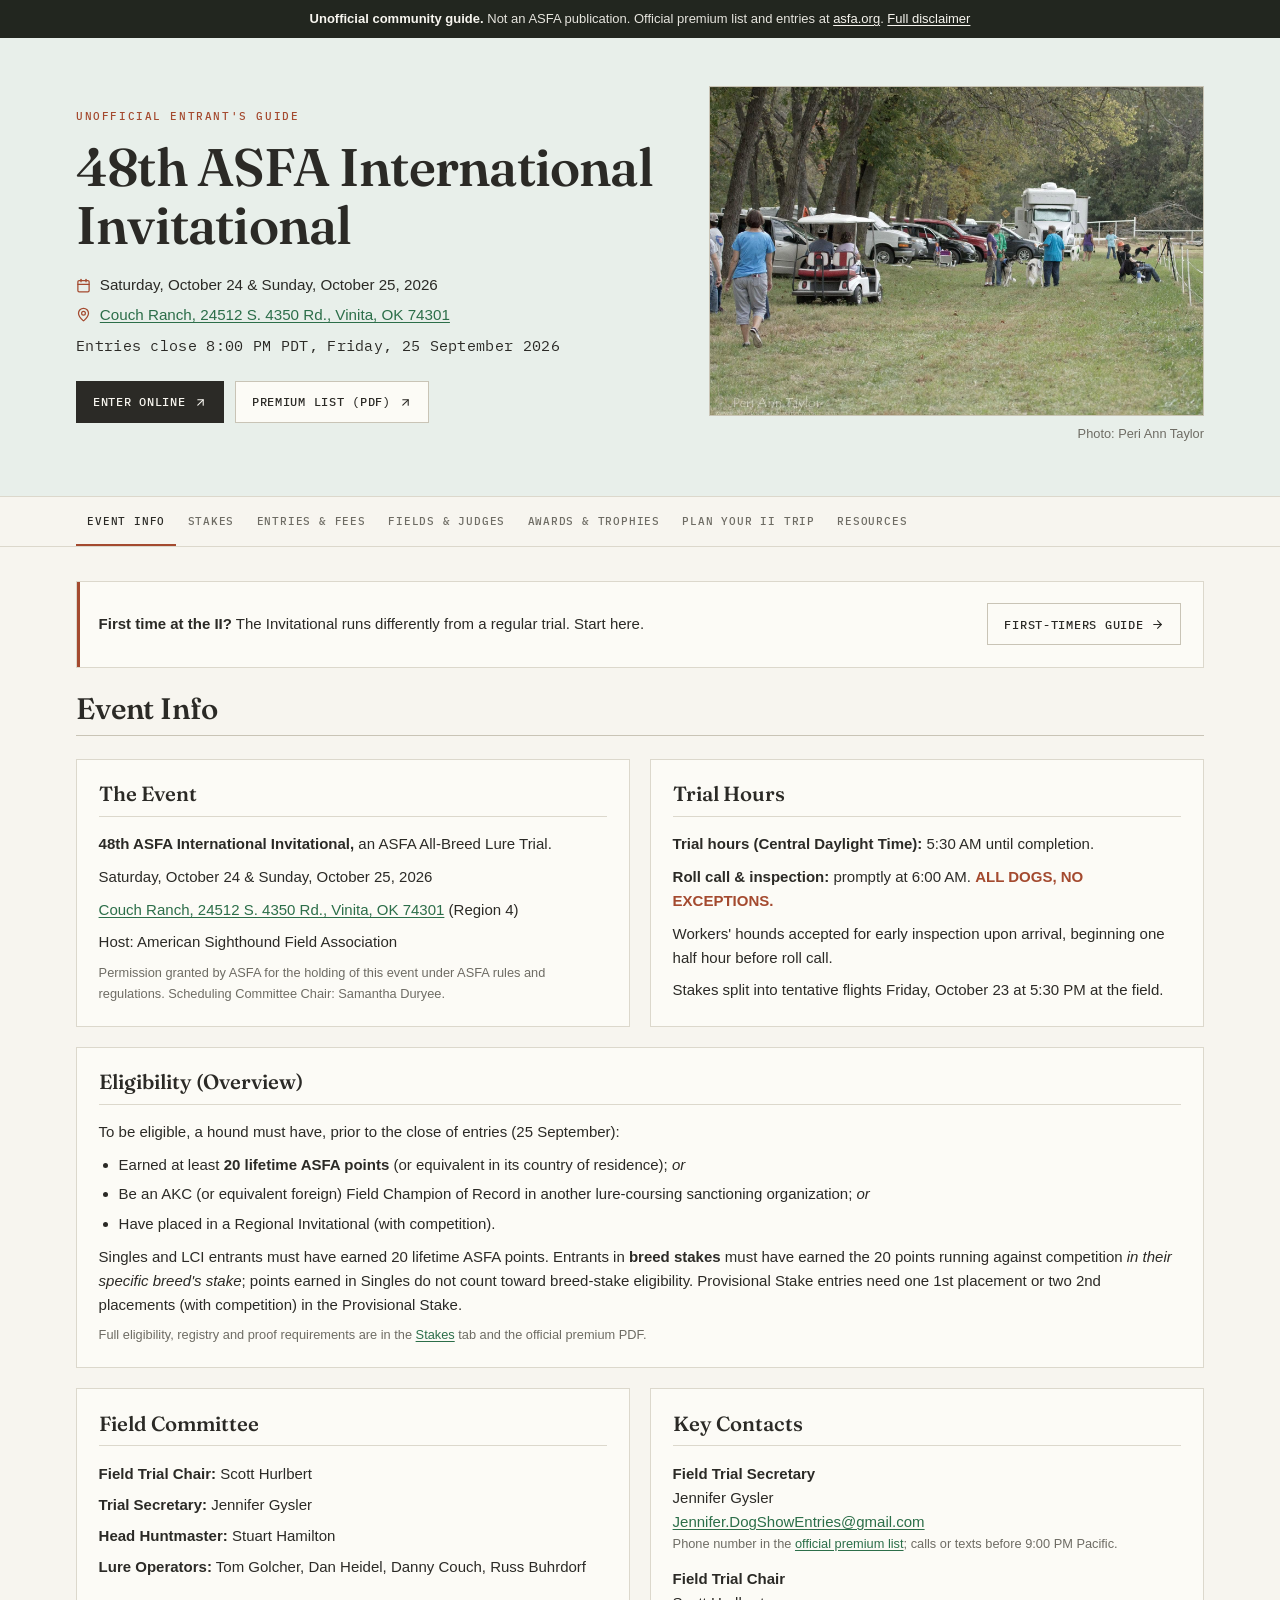
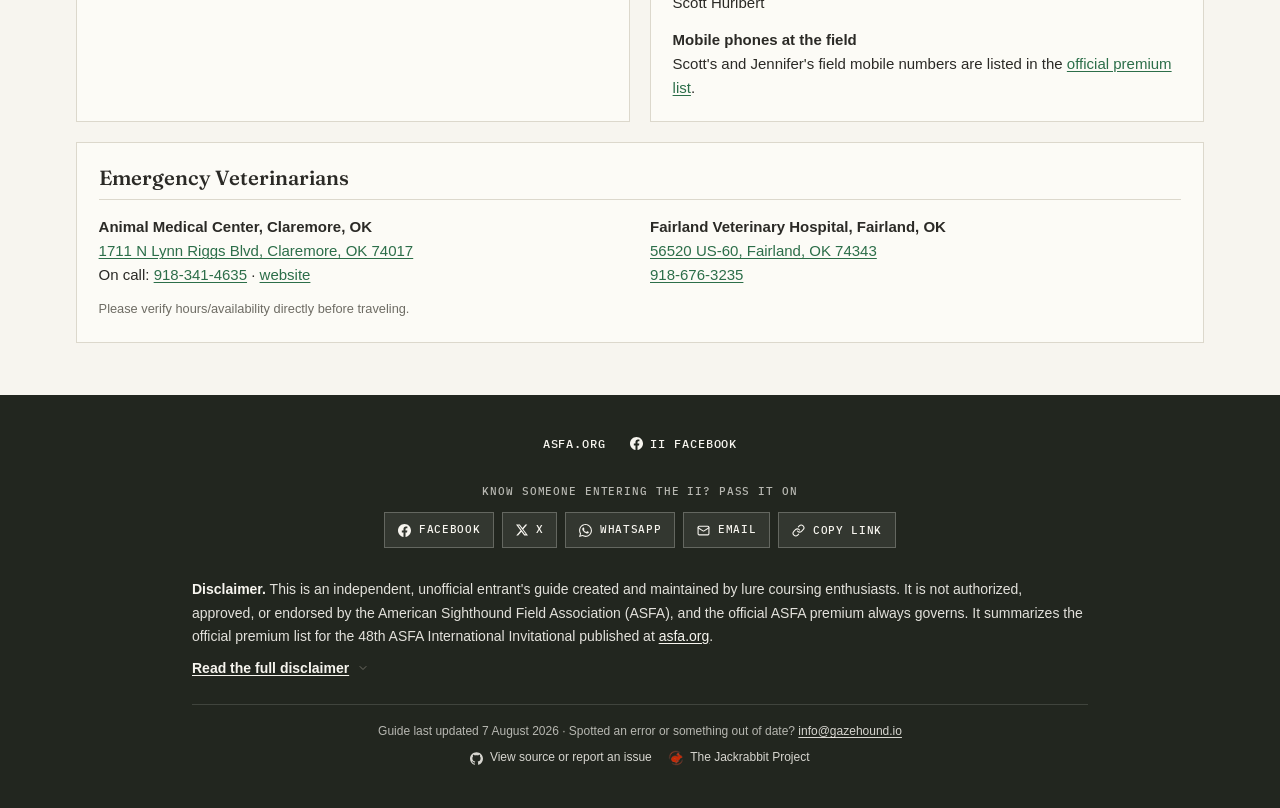
<file: index.html>
<!DOCTYPE html>
<html lang="en">
<head>
    <!-- Google tag (gtag.js) -->
    <script async src="https://www.googletagmanager.com/gtag/js?id=G-YJHVL0YRRK"></script>
    <script>
      window.dataLayer = window.dataLayer || [];
      function gtag(){dataLayer.push(arguments);}
      gtag('js', new Date());
      gtag('config', 'G-YJHVL0YRRK');
    </script>
    <meta charset="UTF-8">
    <meta name="viewport" content="width=device-width, initial-scale=1.0">
    <meta name="theme-color" media="(prefers-color-scheme: light)" content="#F7F5EF">
    <meta name="theme-color" media="(prefers-color-scheme: dark)" content="#1B1917">
    <title>Unofficial Guide: 2026 ASFA International Invitational</title>
    <meta name="description" content="Unofficial community guide to the 48th ASFA International Invitational, October 24 &amp; 25, 2026, Couch Ranch, Vinita, OK. Event info, stakes, entries, schedule, awards and logistics summarized from the official premium list. Not an ASFA publication.">
    <link rel="canonical" href="https://ii2026.gazehound.io/">
    <meta property="og:type" content="website">
    <meta property="og:site_name" content="Unofficial II 2026 Guide">
    <meta property="og:title" content="Unofficial Guide: 2026 ASFA International Invitational">
    <meta property="og:description" content="Event info, stakes, entries, schedule, awards and logistics for the 48th ASFA International Invitational, summarized from the official premium list. Not an ASFA publication.">
    <meta property="og:url" content="https://ii2026.gazehound.io/">
    <meta property="og:image" content="https://ii2026.gazehound.io/assets/og.png">
    <meta property="og:image:width" content="1200">
    <meta property="og:image:height" content="630">
    <meta name="twitter:card" content="summary_large_image">
    <!-- Self-hosted webfonts; no third-party requests -->
    <link rel="preload" href="assets/fonts/fraunces-latin-var.woff2" as="font" type="font/woff2" crossorigin>
    <link rel="preload" href="assets/fonts/plex-mono-500.woff2" as="font" type="font/woff2" crossorigin>
    <!-- Icons -->
    <link rel="icon" href="assets/favicon.ico" sizes="any">
    <link rel="icon" type="image/png" sizes="32x32" href="assets/favicon-32x32.png">
    <link rel="icon" type="image/png" sizes="16x16" href="assets/favicon-16x16.png">
    <link rel="apple-touch-icon" sizes="180x180" href="assets/apple-touch-icon.png">
    <link rel="stylesheet" href="css/site.css?v=20260807">
</head>
<body>
    <a href="#main-content" class="skip-link">Skip to content</a>
    <svg style="display:none" aria-hidden="true">
        <defs>
            <symbol id="i-ext" viewBox="0 0 24 24"><g fill="none" stroke="currentColor" stroke-width="2" stroke-linecap="round" stroke-linejoin="round"><path d="M7 7h10v10"/><path d="M7 17 17 7"/></g></symbol>
            <symbol id="i-chev" viewBox="0 0 24 24"><g fill="none" stroke="currentColor" stroke-width="2" stroke-linecap="round" stroke-linejoin="round"><path d="m6 9 6 6 6-6"/></g></symbol>
            <symbol id="i-cal" viewBox="0 0 24 24"><g fill="none" stroke="currentColor" stroke-width="2" stroke-linecap="round" stroke-linejoin="round"><path d="M8 2v4"/><path d="M16 2v4"/><rect width="18" height="18" x="3" y="4" rx="2"/><path d="M3 10h18"/></g></symbol>
            <symbol id="i-pin" viewBox="0 0 24 24"><g fill="none" stroke="currentColor" stroke-width="2" stroke-linecap="round" stroke-linejoin="round"><path d="M20 10c0 4.993-5.539 10.193-7.399 11.799a1 1 0 0 1-1.202 0C9.539 20.193 4 14.993 4 10a8 8 0 0 1 16 0"/><circle cx="12" cy="10" r="3"/></g></symbol>
            <symbol id="i-warn" viewBox="0 0 24 24"><g fill="none" stroke="currentColor" stroke-width="2" stroke-linecap="round" stroke-linejoin="round"><path d="m21.73 18-8-14a2 2 0 0 0-3.48 0l-8 14A2 2 0 0 0 4 20h16a2 2 0 0 0 1.73-2Z"/><path d="M12 9v4"/><path d="M12 17h.01"/></g></symbol>
            <symbol id="i-fb" viewBox="0 0 24 24"><path fill="currentColor" d="M24 12.073c0-6.627-5.373-12-12-12s-12 5.373-12 12c0 5.99 4.388 10.954 10.125 11.854v-8.385H7.078v-3.47h3.047V9.43c0-3.007 1.792-4.669 4.533-4.669 1.312 0 2.686.235 2.686.235v2.953H15.83c-1.491 0-1.956.925-1.956 1.874v2.25h3.328l-.532 3.47h-2.796v8.385C19.612 23.027 24 18.062 24 12.073z"/></symbol>
            <symbol id="i-gh" viewBox="0 0 24 24"><path fill="currentColor" d="M12 .297c-6.63 0-12 5.373-12 12 0 5.303 3.438 9.8 8.205 11.385.6.113.82-.258.82-.577 0-.285-.01-1.04-.015-2.04-3.338.724-4.042-1.61-4.042-1.61C4.422 18.07 3.633 17.7 3.633 17.7c-1.087-.744.084-.729.084-.729 1.205.084 1.838 1.236 1.838 1.236 1.07 1.835 2.809 1.305 3.495.998.108-.776.417-1.305.76-1.605-2.665-.3-5.466-1.332-5.466-5.93 0-1.31.465-2.38 1.235-3.22-.135-.303-.54-1.523.105-3.176 0 0 1.005-.322 3.3 1.23.96-.267 1.98-.399 3-.405 1.02.006 2.04.138 3 .405 2.28-1.552 3.285-1.23 3.285-1.23.645 1.653.24 2.873.12 3.176.765.84 1.23 1.91 1.23 3.22 0 4.61-2.805 5.625-5.475 5.92.42.36.81 1.096.81 2.22 0 1.606-.015 2.896-.015 3.286 0 .315.21.69.825.57C20.565 22.092 24 17.592 24 12.297c0-6.627-5.373-12-12-12"/></symbol>
            <symbol id="i-arrow" viewBox="0 0 24 24"><g fill="none" stroke="currentColor" stroke-width="2" stroke-linecap="round" stroke-linejoin="round"><path d="M5 12h14"/><path d="m12 5 7 7-7 7"/></g></symbol>
            <symbol id="i-x" viewBox="0 0 24 24"><path fill="currentColor" d="M18.901 1.153h3.68l-8.04 9.19L24 22.846h-7.406l-5.8-7.584-6.638 7.584H.474l8.6-9.83L0 1.154h7.594l5.243 6.932ZM17.61 20.644h2.039L6.486 3.24H4.298Z"/></symbol>
            <symbol id="i-wa" viewBox="0 0 24 24"><path fill="currentColor" d="M17.472 14.382c-.297-.149-1.758-.867-2.03-.967-.273-.099-.471-.148-.67.15-.197.297-.767.966-.94 1.164-.173.199-.347.223-.644.075-.297-.15-1.255-.463-2.39-1.475-.883-.788-1.48-1.761-1.653-2.059-.173-.297-.018-.458.13-.606.134-.133.298-.347.446-.52.149-.174.198-.298.298-.497.099-.198.05-.371-.025-.52-.075-.149-.669-1.612-.916-2.207-.242-.579-.487-.5-.669-.51-.173-.008-.371-.01-.57-.01-.198 0-.52.074-.792.372-.272.297-1.04 1.016-1.04 2.479 0 1.462 1.065 2.875 1.213 3.074.149.198 2.096 3.2 5.077 4.487.709.306 1.262.489 1.694.625.712.227 1.36.195 1.871.118.571-.085 1.758-.719 2.006-1.413.248-.694.248-1.289.173-1.413-.074-.124-.272-.198-.57-.347m-5.421 7.403h-.004a9.87 9.87 0 0 1-5.031-1.378l-.361-.214-3.741.982.998-3.648-.235-.374a9.86 9.86 0 0 1-1.51-5.26c.001-5.45 4.436-9.884 9.888-9.884 2.64 0 5.122 1.03 6.988 2.898a9.825 9.825 0 0 1 2.893 6.994c-.003 5.45-4.437 9.884-9.885 9.884m8.413-18.297A11.815 11.815 0 0 0 12.05 0C5.495 0 .16 5.335.157 11.892c0 2.096.547 4.142 1.588 5.945L.057 24l6.305-1.654a11.882 11.882 0 0 0 5.683 1.448h.005c6.554 0 11.89-5.335 11.893-11.893a11.821 11.821 0 0 0-3.48-8.413Z"/></symbol>
            <symbol id="i-mail" viewBox="0 0 24 24"><g fill="none" stroke="currentColor" stroke-width="2" stroke-linecap="round" stroke-linejoin="round"><rect width="20" height="16" x="2" y="4" rx="2"/><path d="m22 7-8.97 5.7a1.94 1.94 0 0 1-2.06 0L2 7"/></g></symbol>
            <symbol id="i-link" viewBox="0 0 24 24"><g fill="none" stroke="currentColor" stroke-width="2" stroke-linecap="round" stroke-linejoin="round"><path d="M10 13a5 5 0 0 0 7.54.54l3-3a5 5 0 0 0-7.07-7.07l-1.72 1.71"/><path d="M14 11a5 5 0 0 0-7.54-.54l-3 3a5 5 0 0 0 7.07 7.07l1.71-1.71"/></g></symbol>
        </defs>
    </svg>
    <!-- Unofficial notice band (always visible) -->
    <div id="unofficial-banner" class="notice">
        <strong>Unofficial community guide.</strong> Not an ASFA publication.
        Official premium list and entries at <a href="https://www.asfa.org">asfa.org</a>.
        <a href="#disclaimer" class="nowrap">Full disclaimer</a>
    </div>
    <!-- Hero -->
    <header class="hero-band">
        <div class="wrap hero">
            <div>
                <p class="eyebrow">Unofficial entrant's guide</p>
                <h1 class="hero-title">48th ASFA International Invitational</h1>
                <div class="hero-meta">
                    <p><svg class="ic" width="15" height="15" aria-hidden="true"><use href="#i-cal"/></svg>Saturday, October 24 &amp; Sunday, October 25, 2026</p>
                    <p><svg class="ic" width="15" height="15" aria-hidden="true"><use href="#i-pin"/></svg><a href="https://maps.app.goo.gl/cctAXmPReZF3Q9PV9" target="_blank" rel="noopener noreferrer" class="lnk">Couch Ranch, 24512 S. 4350 Rd., Vinita, OK 74301</a></p>
                    <p class="hero-deadline">Entries close 8:00 PM PDT, Friday, 25 September 2026</p>
                </div>
                <div class="hero-cta">
                    <a href="https://form.jotform.com/261315749736162" target="_blank" rel="noopener noreferrer" class="btn btn-primary">Enter online <svg class="ic" width="13" height="13" aria-hidden="true"><use href="#i-ext"/></svg></a>
                    <a href="https://asfa.org/event/premiums/2026%20ASFA%20II%20Premium%20Final%20Final.pdf" target="_blank" rel="noopener noreferrer" class="btn">Premium list (PDF) <svg class="ic" width="13" height="13" aria-hidden="true"><use href="#i-ext"/></svg></a>
                </div>
            </div>
            <figure class="hero-photo">
                <img src="assets/hero-field.jpg" alt="Exhibitors, hounds and vehicles along the gallery at a lure coursing field" width="1800" height="1200" fetchpriority="high">
                <figcaption class="note">Photo: Peri Ann Taylor</figcaption>
            </figure>
        </div>
    </header>
    <!-- Sticky section nav -->
    <nav id="tab-nav" aria-label="Guide sections" class="no-print">
        <div class="wrap">
            <!-- Mobile: section dropdown -->
            <div class="nav-mobile">
                <label for="tab-select" class="sr-only">Jump to section</label>
                <div class="select-wrap">
                    <select id="tab-select" class="select">
                        <option value="info">Event Info</option>
                        <option value="stakes">Stakes</option>
                        <option value="entries">Entries &amp; Fees</option>
                        <option value="schedule">Fields &amp; Judges</option>
                        <option value="awards">Awards &amp; Trophies</option>
                        <option value="logistics">Plan Your II Trip</option>
                        <option value="resources">Resources</option>
                    </select>
                    <svg class="ic" width="14" height="14" aria-hidden="true"><use href="#i-chev"/></svg>
                </div>
            </div>
            <!-- 640px and up: single-row section links, horizontally scrollable -->
            <div class="nav-links">
                <a class="sec-link" href="#info"      data-section="info">Event Info</a>
                <a class="sec-link" href="#stakes"    data-section="stakes">Stakes</a>
                <a class="sec-link" href="#entries"   data-section="entries">Entries &amp; Fees</a>
                <a class="sec-link" href="#schedule"  data-section="schedule">Fields &amp; Judges</a>
                <a class="sec-link" href="#awards"    data-section="awards">Awards &amp; Trophies</a>
                <a class="sec-link" href="#logistics" data-section="logistics">Plan Your II Trip</a>
                <a class="sec-link" href="#resources" data-section="resources">Resources</a>
            </div>
        </div>
    </nav>
    <main id="main-content" class="wrap">
        <!-- First-timers call-out: sits above whichever section is active -->
        <div class="card flag callout">
            <p><strong>First time at the II?</strong> The Invitational runs differently from a regular trial. Start here.</p>
            <a href="firsttimers.html" class="btn">First-timers guide <svg class="ic" width="13" height="13" aria-hidden="true"><use href="#i-arrow"/></svg></a>
        </div>
        <!-- ============ TAB 1: EVENT INFO ============ -->
        <section id="info" class="guide-section" aria-labelledby="h-info">
            <h2 id="h-info" class="section-title">Event Info</h2>
            <div class="grid-2">
                <div class="card">
                    <h3 class="card-title">The Event</h3>
                    <div class="flow">
                        <p><strong>48th ASFA International Invitational,</strong> an ASFA All-Breed Lure Trial.</p>
                        <p>Saturday, October 24 &amp; Sunday, October 25, 2026</p>
                        <p><a href="https://maps.app.goo.gl/cctAXmPReZF3Q9PV9" target="_blank" rel="noopener noreferrer" class="lnk">Couch Ranch, 24512 S. 4350 Rd., Vinita, OK 74301</a> (Region 4)</p>
                        <p>Host: American Sighthound Field Association</p>
                        <p class="note">Permission granted by ASFA for the holding of this event under ASFA rules and regulations. Scheduling Committee Chair: Samantha Duryee.</p>
                    </div>
                </div>
                <div class="card">
                    <h3 class="card-title">Trial Hours</h3>
                    <div class="flow">
                        <p><strong>Trial hours (Central Daylight Time):</strong> 5:30 AM until completion.</p>
                        <p><strong>Roll call &amp; inspection:</strong> promptly at 6:00 AM. <span class="warn-text">ALL DOGS, NO EXCEPTIONS.</span></p>
                        <p>Workers' hounds accepted for early inspection upon arrival, beginning one half hour before roll call.</p>
                        <p>Stakes split into tentative flights Friday, October 23 at 5:30 PM at the field.</p>
                    </div>
                </div>
                <div class="card span-2">
                    <h3 class="card-title">Eligibility (Overview)</h3>
                    <div class="flow">
                        <p>To be eligible, a hound must have, prior to the close of entries (25 September):</p>
                        <ul class="disc">
                            <li>Earned at least <strong>20 lifetime ASFA points</strong> (or equivalent in its country of residence); <em>or</em></li>
                            <li>Be an AKC (or equivalent foreign) Field Champion of Record in another lure-coursing sanctioning organization; <em>or</em></li>
                            <li>Have placed in a Regional Invitational (with competition).</li>
                        </ul>
                        <p>Singles and LCI entrants must have earned 20 lifetime ASFA points. Entrants in <strong>breed stakes</strong> must have earned the 20 points running against competition <em>in their specific breed's stake</em>; points earned in Singles do not count toward breed-stake eligibility. Provisional Stake entries need one 1st placement or two 2nd placements (with competition) in the Provisional Stake.</p>
                        <p class="note">Full eligibility, registry and proof requirements are in the <a href="#stakes" class="lnk">Stakes</a> tab and the official premium PDF.</p>
                    </div>
                </div>
                <div class="card">
                    <h3 class="card-title">Field Committee</h3>
                    <ul class="flow-sm" style="list-style:none;padding:0">
                        <li><strong>Field Trial Chair:</strong> Scott Hurlbert</li>
                        <li><strong>Trial Secretary:</strong> Jennifer Gysler</li>
                        <li><strong>Head Huntmaster:</strong> Stuart Hamilton</li>
                        <li><strong>Lure Operators:</strong> Tom Golcher, Dan Heidel, Danny Couch, Russ Buhrdorf</li>
                    </ul>
                </div>
                <div class="card">
                    <h3 class="card-title">Key Contacts</h3>
                    <div class="flow" style="--flow:.8rem">
                        <div>
                            <p><strong>Field Trial Secretary</strong></p>
                            <p>Jennifer Gysler</p>
                            <p><a href="mailto:Jennifer.DogShowEntries@gmail.com" class="lnk">Jennifer.DogShowEntries@gmail.com</a></p>
                            <p class="note">Phone number in the <a href="https://asfa.org/event/premiums/2026%20ASFA%20II%20Premium%20Final%20Final.pdf" target="_blank" rel="noopener noreferrer" class="lnk">official premium list</a>; calls or texts before 9:00 PM Pacific.</p>
                        </div>
                        <div>
                            <p><strong>Field Trial Chair</strong></p>
                            <p>Scott Hurlbert</p>
                        </div>
                        <div>
                            <p><strong>Mobile phones at the field</strong></p>
                            <p>Scott's and Jennifer's field mobile numbers are listed in the <a href="https://asfa.org/event/premiums/2026%20ASFA%20II%20Premium%20Final%20Final.pdf" target="_blank" rel="noopener noreferrer" class="lnk">official premium list</a>.</p>
                        </div>
                    </div>
                </div>
                <div class="card span-2">
                    <h3 class="card-title">Emergency Veterinarians</h3>
                    <div class="grid-2">
                        <div>
                            <p><strong>Animal Medical Center, Claremore, OK</strong></p>
                            <p><a href="https://www.google.com/maps/search/?api=1&amp;query=1711%20N%20Lynn%20Riggs%20Blvd%2C%20Claremore%2C%20OK%2074017" target="_blank" rel="noopener noreferrer" class="lnk">1711 N Lynn Riggs Blvd, Claremore, OK 74017</a></p>
                            <p>On call: <a href="tel:9183414635" class="lnk">918-341-4635</a> · <a href="https://www.amcclaremore.com/" target="_blank" rel="noopener noreferrer" class="lnk">website</a></p>
                        </div>
                        <div>
                            <p><strong>Fairland Veterinary Hospital, Fairland, OK</strong></p>
                            <p><a href="https://www.google.com/maps/search/?api=1&amp;query=56520%20US-60%2C%20Fairland%2C%20OK%2074343" target="_blank" rel="noopener noreferrer" class="lnk">56520 US-60, Fairland, OK 74343</a></p>
                            <p><a href="tel:9186763235" class="lnk">918-676-3235</a></p>
                        </div>
                    </div>
                    <p class="note" style="margin-top:.75rem">Please verify hours/availability directly before traveling.</p>
                </div>
            </div>
        </section>
        <!-- ============ TAB 2: STAKES ============ -->
        <section id="stakes" class="guide-section" hidden="until-found" aria-labelledby="h-stakes">
            <h2 id="h-stakes" class="section-title">Stakes</h2>
            <div class="stack-lg">
                <div class="card">
                    <h3 class="card-title">Regular Stakes Offered</h3>
                    <div class="flow" style="--flow:.75rem">
                        <p><strong>Open:</strong> Any eligible sighthound that has met certification requirements and earned 20 lifetime ASFA points (or equivalent / FCh of record elsewhere / placed in a Regional Invitational) prior to the close of entries. Hounds that have earned an ASFA Field Championship are <em>not</em> eligible for Open.</p>
                        <p><strong>Field Champion (FCh):</strong> Any ASFA Field Champion.</p>
                        <p><strong>Veteran:</strong> Any hound eligible for Open or FCh that meets the breed age minimum: <strong>6 yrs</strong> (default), <strong>5 yrs</strong> for Irish Wolfhounds, and <strong>7 yrs</strong> for Afghan Hounds, Ibizan Hounds, Rhodesian Ridgebacks, Salukis &amp; Whippets.</p>
                        <p><strong>Provisional:</strong> Any sighthound of an eligible provisional breed with one 1st placement or two 2nd placements (with competition) in the Provisional Stake. Not eligible for Best of Breed or Best in Field.</p>
                        <p><strong>Singles:</strong> Any hound otherwise eligible for regular/provisional stakes, including hounds with breed or competition disqualifications. Runs alone twice. Not eligible for BOB or BIF. Eligible to earn TCP and CPS titles (provisional breeds excluded from these titles).</p>
                    </div>
                </div>
                <div class="card">
                    <h3 class="card-title">Lure Chasing Instinct (LCI) Stake</h3>
                    <div class="flow" style="--flow:.75rem">
                        <p>Open to <strong>non-sighthounds and sighthound mixes</strong> that have earned 20 lifetime ASFA points. Must be individually registered (AKC incl. ILP/PAL, UKC, or ASFA number).</p>
                        <div class="tbl-wrap">
                            <table class="tbl">
                                <thead><tr><th>Group</th><th>Open</th><th>Excellent</th><th>Veteran</th></tr></thead>
                                <tbody>
                                    <tr><td><strong>Small</strong> (≤17½" and/or brachycephalic)</td><td>Has not achieved LCC</td><td>Has achieved LCC</td><td>Over age 7</td></tr>
                                    <tr><td><strong>Large</strong> (over 17½")</td><td>Has not achieved LCC</td><td>Has achieved LCC</td><td>Over age 7</td></tr>
                                    <tr><td><strong>Sighthound Mix</strong></td><td>Has not achieved LCC</td><td>Has achieved LCC</td><td>Over age 7</td></tr>
                                </tbody>
                            </table>
                        </div>
                        <p class="note">No hound certifications will be offered this weekend.</p>
                    </div>
                </div>
                <div class="card">
                    <h3 class="card-title">Non-Regular Stakes (LCI &amp; Singles not eligible)</h3>
                    <div class="flow" style="--flow:.75rem">
                        <p><strong>Breeder Stake:</strong> Two hounds bred or co-bred by the same individual. Both must be entered in a regular stake (Open, FCh, Veteran). Combined scores; highest wins the Breeder Stake Award.</p>
                        <p><strong>Kennel Stake:</strong> Two hounds owned and living with the same person. Both must be entered in a regular stake. Combined scores; highest wins.</p>
                        <p><strong>Generation Stake:</strong> A stud dog <em>or</em> brood bitch plus one offspring of that dog. Both entered in a regular stake (need not be owned/bred by the same person). Each parent pairs with one chosen offspring; an offspring may pair with one or both parents.</p>
                        <p><strong>Bench Champion Stake:</strong> For any hound eligible for a regular stake that is an AKC, CKC, or ASFA-approved international show champion of record. A copy of the championship certificate must accompany each entry. ASFA does not recognize the UKC show champion as of Jan. 1, 2022.</p>
                        <p class="note">For Breeder &amp; Kennel: entries may be the identical pairing, but each dog may only be entered once in each stake. Hounds are named at the time of entry.</p>
                    </div>
                </div>
                <div class="grid-2">
                    <div class="card">
                        <h3 class="card-title">Gillette Stake (Saturday only)</h3>
                        <div class="flow">
                            <p>Run following Best-in-Field procedures. The eligible hound in each breed with the highest qualifying combined score in the Field Champion or Veteran Stake on Saturday is randomly drawn to run in the Gillette Stake. Run on Field B; <strong>no additional entry fee.</strong></p>
                            <p><strong>Eligibility: a hound must have ALL of:</strong></p>
                            <ul class="disc">
                                <li>Be an AKC, ISWS, or foreign bench champion of record;</li>
                                <li>Be an ASFA Field Champion; and</li>
                                <li>Be entered in the Field Champion or Veteran Stake on Saturday.</li>
                            </ul>
                            <p class="note">Requirements must be met prior to close of entries; proof of bench title (photocopy) must accompany the entry, no exceptions. A separate Gillette entry form must reach the FTS by the regular closing date. ASFA does not recognize the UKC as a foreign-based registry for Bench Champion (as of Jan. 1, 2022).</p>
                        </div>
                    </div>
                    <div class="card">
                        <h3 class="card-title">Best in International Invitational (Sunday only)</h3>
                        <div class="flow">
                            <p>Run Sunday following Best-in-Field procedures. All Best of Breed winners from Saturday and Sunday are eligible, provided they were entered and received qualifying scores running in prelims and finals both days.</p>
                            <p>The winner of Best in International Invitational is credited with winning a Best in Field.</p>
                        </div>
                    </div>
                </div>
                <div class="card">
                    <h3 class="card-title">Eligible Breeds</h3>
                    <div class="flow" style="--flow:.75rem">
                        <p><strong>Regular stakes (purebred):</strong> Afghan Hound, Azawakh, Basenji, Borzoi, Cirneco dell'Etna, Greyhound, Ibizan Hound, Irish Wolfhound, Italian Greyhound, Peruvian Inca Orchid, Pharaoh Hound, Rhodesian Ridgeback, Saluki, Scottish Deerhound, Silken Windhound, Sloughi, Whippet.</p>
                        <p><strong>Provisional Stake breeds (purebred):</strong> Chart Polski, Galgo Español, Magyar Agár, Portuguese Podengo (Pequeno), Portuguese Podengo (Médio &amp; Grande). Must be individually registered by the appropriate registry.</p>
                        <p class="note">All entries must be individually registered with AKC (ILP/PAL included), NGA, FCI, UKC, an ASFA-recognized foreign / ASFA-approved registry, or possess a CRN from SPDBS.</p>
                    </div>
                </div>
            </div>
        </section>
        <!-- ============ TAB 3: ENTRIES & FEES ============ -->
        <section id="entries" class="guide-section" hidden="until-found" aria-labelledby="h-entries">
            <h2 id="h-entries" class="section-title">Entries &amp; Fees</h2>
            <div class="stack-lg">
                <div class="card flag">
                    <h3 class="card-title"><svg class="ic" width="16" height="16" aria-hidden="true"><use href="#i-warn"/></svg>All entries close 8:00 PM Pacific Daylight Time, Friday, 25 September 2026</h3>
                    <p><strong>No day-of-trial entries.</strong> Enter and pay through the online portal before the deadline.</p>
                </div>
                <div class="grid-2">
                    <div class="card">
                        <h3 class="card-title">Entry Fees (per day)</h3>
                        <div class="tbl-wrap">
                            <table class="tbl">
                                <thead><tr><th>Item</th><th class="num">Fee</th></tr></thead>
                                <tbody>
                                    <tr><td>Entry fee (per dog)</td><td class="num">$30.00</td></tr>
                                    <tr><td>Kennel Stake</td><td class="num">$10.00 per pair</td></tr>
                                    <tr><td>Breeder Stake</td><td class="num">$10.00 per pair</td></tr>
                                    <tr><td>Generation Stake</td><td class="num">$10.00 per pair</td></tr>
                                    <tr><td>Bench Stake</td><td class="num">$10.00 per dog</td></tr>
                                </tbody>
                            </table>
                        </div>
                        <p class="note" style="margin-top:.75rem">All fees are paid via PayPal through the online entry portal.</p>
                    </div>
                    <div class="card">
                        <h3 class="card-title">How to Enter</h3>
                        <div class="flow" style="--flow:.75rem">
                            <p><strong>Enter online.</strong> Enter your dogs and make all reservations (meals, camping, golf carts, catalogues, donations) through the online portal. You'll be linked to PayPal for payment.</p>
                            <p><a href="https://form.jotform.com/261315749736162" target="_blank" rel="noopener noreferrer" class="btn btn-primary">Enter online <svg class="ic" width="13" height="13" aria-hidden="true"><use href="#i-ext"/></svg></a></p>
                            <p class="note">No entries by phone or fax. Prefer paper? Mail-in instructions and all forms are in the official <a href="https://asfa.org/event/premiums/2026%20ASFA%20II%20Premium%20Final%20Final.pdf" target="_blank" rel="noopener noreferrer" class="lnk">Premium List (PDF)</a>.</p>
                        </div>
                    </div>
                </div>
                <div class="card">
                    <h3 class="card-title">Substitutions &amp; Stake Changes</h3>
                    <div class="flow">
                        <p>Changes of stake and substitutions for lame or in-season hounds may be made by notifying Jennifer Gysler (<a href="mailto:Jennifer.DogShowEntries@gmail.com" class="lnk">Jennifer.DogShowEntries@gmail.com</a>).</p>
                        <p>Substitutions must be made <strong>no later than Monday, 19 October 2026</strong>, must have been eligible for entry when entries closed, and must be from the same owner &amp; household only. These changes will not appear in the catalogue.</p>
                        <p>Entries are acknowledged by email only if a legible email address is provided.</p>
                    </div>
                </div>
                <div class="card">
                    <h3 class="card-title">Refunds</h3>
                    <div class="flow">
                        <p><strong>100% of entry fees</strong> are refunded if a written request reaches the Trial Secretary on or before the trial closing date.</p>
                        <p>After the trial closes, a refund is given for an ill or injured dog or handler, bereavement, and/or family emergency, if the FTS is notified by the owner/handler prior to the close of roll call. Bitches in season are fully refunded on the same notice. <strong>No refund is given once a request is presented after the close of roll call.</strong></p>
                        <p>No entry fee is refunded if the trial cannot open or be completed due to riots, civil disturbance, fire, act of God, public emergency, or other cause beyond the committee's control; nor if a dog is absent, disqualified, excused, or barred by action of the Field Trial Committee.</p>
                        <p>There is a $50 fee for returned checks.</p>
                        <p class="note">Exhibitors should follow their veterinarian's recommendation to ensure dogs are free of parasites and communicable disease and have appropriate vaccinations.</p>
                    </div>
                </div>
                <div class="card">
                    <h3 class="card-title">Fee Schedule &amp; Cost Estimator</h3>
                    <p style="margin-bottom:.25rem">Adjust the quantities to estimate your total.</p>
                    <p class="note" style="margin-bottom:1rem">Planning tool only. <strong>All payments are made through the <a href="https://form.jotform.com/261315749736162" target="_blank" rel="noopener noreferrer" class="lnk">online entry form</a></strong>; the official worksheet and full instructions are in the <a href="https://asfa.org/event/premiums/2026%20ASFA%20II%20Premium%20Final%20Final.pdf" target="_blank" rel="noopener noreferrer" class="lnk">Premium List (PDF)</a>. Everything is due on or before 25 September 2026.</p>
                    <div id="fee-calc">
                        <div class="fee-group">
                            <p class="label">Entries &amp; Stakes</p>
                            <div class="flow-sm">
                                <div class="fee-row">
                                    <span>Dog entry <span class="fee-hint">$30 · per dog, per day</span></span>
                                    <input type="number" min="0" step="1" inputmode="numeric" placeholder="0" data-price="30" aria-label="Quantity: Dog entry" class="fee-qty field w-qty">
                                    <span class="fee-line">$0.00</span>
                                </div>
                                <div class="fee-row">
                                    <span>Breeder Stake <span class="fee-hint">$10 · per pair, per day</span></span>
                                    <input type="number" min="0" step="1" inputmode="numeric" placeholder="0" data-price="10" aria-label="Quantity: Breeder Stake" class="fee-qty field w-qty">
                                    <span class="fee-line">$0.00</span>
                                </div>
                                <div class="fee-row">
                                    <span>Kennel Stake <span class="fee-hint">$10 · per pair, per day</span></span>
                                    <input type="number" min="0" step="1" inputmode="numeric" placeholder="0" data-price="10" aria-label="Quantity: Kennel Stake" class="fee-qty field w-qty">
                                    <span class="fee-line">$0.00</span>
                                </div>
                                <div class="fee-row">
                                    <span>Generation Stake <span class="fee-hint">$10 · per pair, per day</span></span>
                                    <input type="number" min="0" step="1" inputmode="numeric" placeholder="0" data-price="10" aria-label="Quantity: Generation Stake" class="fee-qty field w-qty">
                                    <span class="fee-line">$0.00</span>
                                </div>
                                <div class="fee-row">
                                    <span>Bench Stake <span class="fee-hint">$10 · per dog, per day</span></span>
                                    <input type="number" min="0" step="1" inputmode="numeric" placeholder="0" data-price="10" aria-label="Quantity: Bench Stake" class="fee-qty field w-qty">
                                    <span class="fee-line">$0.00</span>
                                </div>
                            </div>
                        </div>
                        <div class="fee-group">
                            <p class="label">Meals</p>
                            <div class="flow-sm">
                                <div class="fee-row">
                                    <span>Boxed lunch <span class="fee-hint">$15 · per meal (Sat or Sun)</span></span>
                                    <input type="number" min="0" step="1" inputmode="numeric" placeholder="0" data-price="15" aria-label="Quantity: Boxed lunch" class="fee-qty field w-qty">
                                    <span class="fee-line">$0.00</span>
                                </div>
                                <div class="fee-row">
                                    <span>Awards dinner (Sat) <span class="fee-hint">$30 · per meal</span></span>
                                    <input type="number" min="0" step="1" inputmode="numeric" placeholder="0" data-price="30" aria-label="Quantity: Awards dinner" class="fee-qty field w-qty">
                                    <span class="fee-line">$0.00</span>
                                </div>
                            </div>
                        </div>
                        <div class="fee-group">
                            <p class="label">On-Site Camping</p>
                            <div class="flow-sm">
                                <div class="fee-row">
                                    <span>RV / Trailer / Van <span class="fee-hint">$75 · weekend</span></span>
                                    <input type="number" min="0" step="1" inputmode="numeric" placeholder="0" data-price="75" aria-label="Quantity: RV, Trailer or Van camping" class="fee-qty field w-qty">
                                    <span class="fee-line">$0.00</span>
                                </div>
                                <div class="fee-row">
                                    <span>Tent <span class="fee-hint">$25 · weekend</span></span>
                                    <input type="number" min="0" step="1" inputmode="numeric" placeholder="0" data-price="25" aria-label="Quantity: Tent camping" class="fee-qty field w-qty">
                                    <span class="fee-line">$0.00</span>
                                </div>
                            </div>
                        </div>
                        <div class="fee-group">
                            <p class="label">Catalogues &amp; Extras</p>
                            <div class="flow-sm">
                                <div class="fee-row">
                                    <span>Printed catalogue <span class="fee-hint">$10 each</span></span>
                                    <input type="number" min="0" step="1" inputmode="numeric" placeholder="0" data-price="10" aria-label="Quantity: Printed catalogue" class="fee-qty field w-qty">
                                    <span class="fee-line">$0.00</span>
                                </div>
                                <div class="fee-row">
                                    <span>Digital catalogue <span class="fee-hint">$5 each</span></span>
                                    <input type="number" min="0" step="1" inputmode="numeric" placeholder="0" data-price="5" aria-label="Quantity: Digital catalogue" class="fee-qty field w-qty">
                                    <span class="fee-line">$0.00</span>
                                </div>
                                <div class="fee-row">
                                    <span>Golf cart rental <span class="fee-hint">$125 · weekend</span></span>
                                    <input type="number" min="0" step="1" inputmode="numeric" placeholder="0" data-price="125" aria-label="Quantity: Golf cart rental" class="fee-qty field w-qty">
                                    <span class="fee-line">$0.00</span>
                                </div>
                                <div class="fee-row">
                                    <span>Commemorative logo pins <span class="fee-hint">$5 each</span></span>
                                    <input type="number" min="0" step="1" inputmode="numeric" placeholder="0" data-price="5" aria-label="Quantity: Commemorative logo pins" class="fee-qty field w-qty">
                                    <span class="fee-line">$0.00</span>
                                </div>
                            </div>
                        </div>
                        <div class="fee-group">
                            <p class="label">Catalogue Advertising</p>
                            <div class="flow-sm">
                                <div class="fee-row">
                                    <span>Full-page ad (B/W) <span class="fee-hint">$35 each</span></span>
                                    <input type="number" min="0" step="1" inputmode="numeric" placeholder="0" data-price="35" aria-label="Quantity: Full-page catalogue ad" class="fee-qty field w-qty">
                                    <span class="fee-line">$0.00</span>
                                </div>
                                <div class="fee-row">
                                    <span>Half-page ad (B/W) <span class="fee-hint">$25 each</span></span>
                                    <input type="number" min="0" step="1" inputmode="numeric" placeholder="0" data-price="25" aria-label="Quantity: Half-page catalogue ad" class="fee-qty field w-qty">
                                    <span class="fee-line">$0.00</span>
                                </div>
                                <div class="fee-row">
                                    <span>Inside cover (B/W) <span class="fee-hint">$70 each</span></span>
                                    <input type="number" min="0" step="1" inputmode="numeric" placeholder="0" data-price="70" aria-label="Quantity: Inside cover ad" class="fee-qty field w-qty">
                                    <span class="fee-line">$0.00</span>
                                </div>
                                <div class="fee-row">
                                    <span>Back cover (color) <span class="fee-hint">$100 each</span></span>
                                    <input type="number" min="0" step="1" inputmode="numeric" placeholder="0" data-price="100" aria-label="Quantity: Back cover ad" class="fee-qty field w-qty">
                                    <span class="fee-line">$0.00</span>
                                </div>
                            </div>
                        </div>
                        <div class="fee-group">
                            <p class="label">Donations <span style="text-transform:none;letter-spacing:normal">(optional)</span></p>
                            <div class="flow-sm">
                                <div class="fee-row">
                                    <span>Trophy: Best of Breed <span class="fee-hint">$50 each</span></span>
                                    <input type="number" min="0" step="1" inputmode="numeric" placeholder="0" data-price="50" aria-label="Quantity: Best of Breed trophy sponsorship" class="fee-qty field w-qty">
                                    <span class="fee-line">$0.00</span>
                                </div>
                                <div class="fee-row">
                                    <span>Trophy: Stake Winner <span class="fee-hint">$35 each</span></span>
                                    <input type="number" min="0" step="1" inputmode="numeric" placeholder="0" data-price="35" aria-label="Quantity: Stake Winner trophy sponsorship" class="fee-qty field w-qty">
                                    <span class="fee-line">$0.00</span>
                                </div>
                                <div class="fee-row">
                                    <span>Trophy: Flight Winner <span class="fee-hint">$25 each</span></span>
                                    <input type="number" min="0" step="1" inputmode="numeric" placeholder="0" data-price="25" aria-label="Quantity: Flight Winner trophy sponsorship" class="fee-qty field w-qty">
                                    <span class="fee-line">$0.00</span>
                                </div>
                                <div class="fee-row">
                                    <span>Trophy: Kennel Stake <span class="fee-hint">$25 each</span></span>
                                    <input type="number" min="0" step="1" inputmode="numeric" placeholder="0" data-price="25" aria-label="Quantity: Kennel Stake trophy sponsorship" class="fee-qty field w-qty">
                                    <span class="fee-line">$0.00</span>
                                </div>
                                <div class="fee-row">
                                    <span>Trophy: Breeder Stake <span class="fee-hint">$25 each</span></span>
                                    <input type="number" min="0" step="1" inputmode="numeric" placeholder="0" data-price="25" aria-label="Quantity: Breeder Stake trophy sponsorship" class="fee-qty field w-qty">
                                    <span class="fee-line">$0.00</span>
                                </div>
                                <div class="fee-row">
                                    <span>Trophy: Generation Stake <span class="fee-hint">$25 each</span></span>
                                    <input type="number" min="0" step="1" inputmode="numeric" placeholder="0" data-price="25" aria-label="Quantity: Generation Stake trophy sponsorship" class="fee-qty field w-qty">
                                    <span class="fee-line">$0.00</span>
                                </div>
                                <div class="fee-row">
                                    <span>Trophy: Bench Stake <span class="fee-hint">$25 each</span></span>
                                    <input type="number" min="0" step="1" inputmode="numeric" placeholder="0" data-price="25" aria-label="Quantity: Bench Stake trophy sponsorship" class="fee-qty field w-qty">
                                    <span class="fee-line">$0.00</span>
                                </div>
                                <div class="fee-row">
                                    <span>Trophy: LCI <span class="fee-hint">$25 each</span></span>
                                    <input type="number" min="0" step="1" inputmode="numeric" placeholder="0" data-price="25" aria-label="Quantity: LCI trophy sponsorship" class="fee-qty field w-qty">
                                    <span class="fee-line">$0.00</span>
                                </div>
                                <div class="fee-row">
                                    <span>General donation <span class="fee-hint">enter any $ amount</span></span>
                                    <span style="display:inline-flex;align-items:center;gap:.25rem"><span class="note">$</span><input type="number" min="0" step="0.01" inputmode="decimal" placeholder="0" id="fee-general" aria-label="General donation amount in dollars" class="field" style="width:4.25rem"></span>
                                    <span class="fee-line">$0.00</span>
                                </div>
                            </div>
                        </div>
                    </div>
                    <div class="fee-total-bar">
                        <div>
                            <p class="label">Estimated total</p>
                            <p class="note">Estimate only. Submit and pay via the online entry form.</p>
                        </div>
                        <div style="display:flex;align-items:center;gap:1rem">
                            <span id="fee-total" aria-live="polite" class="fee-total-value">$0.00</span>
                            <button type="button" id="fee-reset" class="linklike" style="font-size:.85rem">Reset</button>
                        </div>
                    </div>
                    <p style="margin-top:1rem"><a href="https://form.jotform.com/261315749736162" target="_blank" rel="noopener noreferrer" class="btn btn-primary">Enter online <svg class="ic" width="13" height="13" aria-hidden="true"><use href="#i-ext"/></svg></a></p>
                    <p class="note" style="margin-top:.6rem">All entries, reservations and donations are submitted and paid through the online entry form (PayPal).</p>
                </div>
            </div>
        </section>
        <!-- ============ TAB 4: FIELDS & JUDGES ============ -->
        <section id="schedule" class="guide-section" hidden="until-found" aria-labelledby="h-schedule">
            <h2 id="h-schedule" class="section-title">Fields &amp; Judges</h2>
            <div class="stack-lg">
                <div class="grid-2">
                    <div class="card">
                        <h3 class="card-title">Judges</h3>
                        <div class="tbl-wrap">
                            <table class="tbl">
                                <thead><tr><th>Field A Judges</th><th>Field B Judges</th></tr></thead>
                                <tbody>
                                    <tr><td><strong>Paul Kytta</strong><span class="note" style="display:block">Macedonia, OH</span></td><td><strong>Leonore Abordo</strong><span class="note" style="display:block">Sandia Park, NM</span></td></tr>
                                    <tr><td><strong>Elaine McMichael</strong><span class="note" style="display:block">Crestview, FL</span></td><td><strong>Claudia Miller</strong><span class="note" style="display:block">Arvada, CO</span></td></tr>
                                    <tr><td><strong>Ping Pirrung</strong> (Sat. only)<span class="note" style="display:block">New Bethlehem, PA</span></td><td></td></tr>
                                </tbody>
                            </table>
                        </div>
                    </div>
                    <div class="card">
                        <h3 class="card-title">Course Plans</h3>
                        <div class="tbl-wrap">
                            <table class="tbl">
                                <thead><tr><th>Course</th><th class="num">Length</th></tr></thead>
                                <tbody>
                                    <tr><td>Field A</td><td class="num">940 yards</td></tr>
                                    <tr><td>Field B</td><td class="num">763 yards</td></tr>
                                    <tr><td>Best in Event (Field A)</td><td class="num">1,110 yards</td></tr>
                                </tbody>
                            </table>
                        </div>
                        <p class="note" style="margin-top:.75rem">The Gillette Stake is run on Field B (course plan subject to change). Best in Event is run on Field A at 1,110 yards. See the detailed course-plan diagrams in the <a href="https://asfa.org/event/premiums/2026%20ASFA%20II%20Premium%20Final%20Final.pdf" target="_blank" rel="noopener noreferrer" class="lnk">Premium List (PDF)</a>.</p>
                    </div>
                </div>
                <div class="card">
                    <h3 class="card-title">Field Assignments by Breed</h3>
                    <div class="grid-2">
                        <div>
                            <p class="label" style="margin-bottom:.5rem">Saturday</p>
                            <div class="tbl-wrap">
                                <table class="tbl">
                                    <thead><tr><th>Field A</th><th>Field B<span style="display:block;font-weight:400;text-transform:none;letter-spacing:normal;margin-top:.1rem">Leonore A. · Claudia M.</span></th></tr></thead>
                                    <tbody>
                                        <tr><td>Afghan Hound <span class="note" style="display:block">Paul K. · Elaine M.</span></td><td>Azawakh</td></tr>
                                        <tr><td>Borzoi <span class="note" style="display:block">Paul K. · Elaine M.</span></td><td>Basenji</td></tr>
                                        <tr><td>Cirneco dell'Etna <span class="note" style="display:block">Paul K. · Elaine M.</span></td><td>Italian Greyhound</td></tr>
                                        <tr><td>Greyhound <span class="note" style="display:block">Paul K. · Elaine M.</span></td><td>Irish Wolfhound</td></tr>
                                        <tr><td>Ibizan Hound <span class="note" style="display:block">Paul K. · Elaine M.</span></td><td>Peruvian Inca Orchid</td></tr>
                                        <tr><td>Silken Windhound <span class="note" style="display:block">Paul K. · Elaine M.</span></td><td>Pharaoh Hound</td></tr>
                                        <tr><td>Rhodesian Ridgeback <span class="note" style="display:block">Elaine M. · Ping P.</span></td><td>Saluki</td></tr>
                                        <tr><td>Whippets <span class="note" style="display:block">Paul K. · Ping P.</span></td><td>Scottish Deerhound</td></tr>
                                        <tr><td>Singles <span class="note" style="display:block">Paul K. · Ping P.</span></td><td>Sloughi</td></tr>
                                        <tr><td></td><td>Provisional &amp; LCI</td></tr>
                                    </tbody>
                                </table>
                            </div>
                        </div>
                        <div>
                            <p class="label" style="margin-bottom:.5rem">Sunday</p>
                            <div class="tbl-wrap">
                                <table class="tbl">
                                    <thead><tr><th>Field A<span style="display:block;font-weight:400;text-transform:none;letter-spacing:normal;margin-top:.1rem">Paul K. · Elaine M.</span></th><th>Field B<span style="display:block;font-weight:400;text-transform:none;letter-spacing:normal;margin-top:.1rem">Leonore A. · Claudia M.</span></th></tr></thead>
                                    <tbody>
                                        <tr><td>Azawakh</td><td>Afghan Hound</td></tr>
                                        <tr><td>Basenji</td><td>Borzoi</td></tr>
                                        <tr><td>Italian Greyhound</td><td>Cirneco dell'Etna</td></tr>
                                        <tr><td>Irish Wolfhound</td><td>Greyhound</td></tr>
                                        <tr><td>Peruvian Inca Orchid</td><td>Ibizan Hound</td></tr>
                                        <tr><td>Pharaoh Hound</td><td>Silken Windhound</td></tr>
                                        <tr><td>Saluki</td><td>Rhodesian Ridgeback</td></tr>
                                        <tr><td>Scottish Deerhound</td><td>Whippets</td></tr>
                                        <tr><td>Sloughi</td><td>Singles</td></tr>
                                        <tr><td>Provisional &amp; LCI</td><td></td></tr>
                                    </tbody>
                                </table>
                            </div>
                        </div>
                    </div>
                    <p class="note" style="margin-top:.75rem">Fields rotate between Saturday and Sunday. Ping P. (Pirrung) judges Field A on Saturday only. Full judge names are in the Judges box above. Running order will be determined after entries close.</p>
                </div>
                <div class="card">
                    <h3 class="card-title">Field Conditions</h3>
                    <div class="flow">
                        <p>Average high temperature ~68°F. Natural vegetation.</p>
                        <p>Gas- or battery-powered continuous-loop machines will be used; the lure consists of white (and/or black if warranted) plastic strips. Backup equipment available.</p>
                        <p><strong>Practice will NOT be offered at the event.</strong> The course is reversed for finals, tie run-offs and BOB.</p>
                        <p class="note">The Field Committee reserves the right to alter the course plan based on weather and/or field conditions; significant changes will be posted.</p>
                    </div>
                </div>
                <div class="card">
                    <h3 class="card-title">Running Procedure</h3>
                    <ul class="disc">
                        <li>Stakes split into flights, in public view, at 5:30 PM Friday, 23 October, if any one stake has 20 or more hounds.</li>
                        <li>All hounds run twice, in trios if possible, or braces, unless excused, dismissed or disqualified.</li>
                        <li>Singles and LCI run alone twice in the trial.</li>
                        <li>Hounds not present at roll call are scratched after a five (5) minute grace period.</li>
                        <li>Bitches in season, hounds with breed disqualifications, and lame hounds at roll call / inspection are excused and entry fee refunded.</li>
                        <li>Monorchid, cryptorchid, spayed or neutered hounds may be entered. Muzzles are not required.</li>
                        <li>A gas/battery-powered continuous-loop lure machine is used on each field; backup equipment available. Lure: highly visible plastic strips.</li>
                        <li>The course is reversed for finals and run-offs at the judges' discretion.</li>
                        <li>$5 fine for any loose hound on the field not taking part in a course in progress.</li>
                        <li>No one except Field Committee members on the field without express permission of the Field Trial Chairman.</li>
                    </ul>
                </div>
                <div class="card">
                    <h3 class="card-title">Notice to Exhibitors</h3>
                    <div class="flow">
                        <p>The safety of the dog is our primary concern. By entering, exhibitors acknowledge they are familiar with the rules and regulations of this sport and that their dogs are able to compete safely.</p>
                        <p>Exhibitors alone are responsible for their own behavior and that of their dogs and/or children. Any exhibitor whose dogs or children create an unnecessary disturbance or repeatedly behave unsafely may, at the committee's discretion, be asked to leave the trial site with no refund. ASFA assumes no responsibility for any loss, damage or injury to exhibitors, handlers, dogs, property or children, and may decline entries for cause or remove any dog for aggression.</p>
                        <ul class="disc warn-text">
                            <li>Unsportsmanlike conduct = excused from the field for the day.</li>
                            <li>The Field Committee may bar known aggressive hounds from the trial site.</li>
                            <li>$10.00 fine for anyone not picking up after their own dog(s).</li>
                            <li>$5 fine for any loose hound on the field not taking part in a course in progress.</li>
                        </ul>
                    </div>
                </div>
            </div>
        </section>
        <!-- ============ TAB 5: AWARDS & TROPHIES ============ -->
        <section id="awards" class="guide-section" hidden="until-found" aria-labelledby="h-awards">
            <h2 id="h-awards" class="section-title">Awards &amp; Trophies</h2>
            <div class="stack-lg">
                <div class="card flag">
                    <details class="disclosure">
                        <summary class="card-title">
                            <img src="assets/rabbit.png" alt="" width="26" height="26">
                            Results &amp; Winners
                            <svg class="ic chev" width="14" height="14" aria-hidden="true"><use href="#i-chev"/></svg>
                        </summary>
                        <p style="margin-top:.8rem">Tally Ho! Coming soon&hellip;</p>
                        <p class="note" style="margin-top:.4rem">Check back after the trial on 24-25 October 2026.</p>
                    </details>
                </div>
                <div class="grid-2-lg">
                <div class="card">
                    <h3 class="card-title">Ribbons, Awards &amp; Prizes</h3>
                    <div class="cols-rosette">
                        <div>
                            <p class="label" style="margin-bottom:.6rem">Rosette Colors: Placements</p>
                            <ul class="dot-list" style="list-style:none;padding:0">
                                <li><span class="dot" style="background:#1d4ed8"></span>First: Blue</li>
                                <li><span class="dot" style="background:#dc2626"></span>Second: Red</li>
                                <li><span class="dot" style="background:#eab308"></span>Third: Yellow</li>
                                <li><span class="dot" style="background:#ffffff"></span>Fourth: White</li>
                                <li><span class="dot" style="background:#16a34a"></span>NBQ: Green</li>
                            </ul>
                        </div>
                        <div>
                            <p class="label" style="margin-bottom:.6rem">Special Rosettes</p>
                            <ul class="disc">
                                <li>High scoring single: Navy/Gold</li>
                                <li>LCI Stake placements; High scoring LCI Small, Large &amp; Sighthound Mix</li>
                                <li>BOB winners: Purple and Gold</li>
                                <li>High score in Breeder &amp; Kennel Stakes each day</li>
                                <li>High score in Bench Stake: each breed, each day</li>
                                <li>High score in Generation Stake: each breed, each day</li>
                                <li>Gillette Winner Rosette</li>
                                <li>Best in International Invitational: Red, White &amp; Blue Rosette</li>
                            </ul>
                            <p class="note" style="margin-top:.75rem">ASFA will award trophies for all placements and Best of Breed, and medallions for Best of Breed, Gillette and Best in International Invitational.</p>
                        </div>
                    </div>
                </div>
                <div class="card">
                    <h3 class="card-title">Perpetual Trophies (by Breed)</h3>
                    <div class="tbl-wrap">
                        <table class="tbl trophy-names">
                            <thead><tr><th>Breed</th><th>Saturday</th><th>Sunday</th></tr></thead>
                            <tbody>
                                <tr><td>Afghan Hound</td><td>Gary Forrester</td><td>Bandit</td></tr>
                                <tr><td>Azawakh</td><td></td><td>Cinnamon</td></tr>
                                <tr><td>Basenji</td><td>Merv &amp; Wilma Bauer</td><td>Sheena</td></tr>
                                <tr><td>Borzoi</td><td>&ldquo;Locket&rdquo;</td><td>Pyerun</td></tr>
                                <tr><td>Greyhound</td><td>Mike Lorenzo</td><td>Fantasy</td></tr>
                                <tr><td>Ibizan Hound</td><td>Dean Wright</td><td>Flyer</td></tr>
                                <tr><td>Irish Wolfhound</td><td>Kevin Bryson</td><td>Joshua</td></tr>
                                <tr><td>Italian Greyhound</td><td>Downing &amp; Dickinson</td><td>&ldquo;D&rdquo;</td></tr>
                                <tr><td>Pharaoh Hound</td><td>George &amp; Joyce Martin</td><td>Bozo</td></tr>
                                <tr><td>Rhodesian Ridgeback</td><td>Meg Willis-Redfern</td><td>Ida</td></tr>
                                <tr><td>Saluki</td><td>Bill Henry</td><td>Haseeb</td></tr>
                                <tr><td>Scottish Deerhound</td><td>Robert Sellers</td><td>Pyns</td></tr>
                                <tr><td>Whippet</td><td>Tom Leone</td><td>Betz Leone</td></tr>
                            </tbody>
                        </table>
                    </div>
                </div>
                </div>
                <div class="card">
                    <h3 class="card-title">Additional Perpetual Trophies</h3>
                    <ul class="disc">
                        <li><strong>Gillette Memorial Trophy:</strong> Gillette Stake winner (Saturday).</li>
                        <li><strong>AWC Perpetual Trophy:</strong> Whippet representing the breed in the Gillette Stake.</li>
                        <li><strong>Darkling Perpetual Trophy:</strong> Borzoi representing the breed in the Gillette Stake.</li>
                        <li><strong>Eterna Perpetual Trophy:</strong> Ibizan Hound representing the breed in the Gillette Stake.</li>
                        <li><strong>Whoopie Trophy:</strong> Irish Wolfhound representing the breed in the Gillette Stake.</li>
                        <li><strong>Nitro Perpetual Trophy:</strong> Rhodesian Ridgeback representing the breed in the Gillette Stake.</li>
                        <li><strong>Gallant Perpetual Trophy:</strong> NGA Greyhound with the greatest cumulative score for both days (Sunday).</li>
                        <li><strong>President's Cup:</strong> donated by Arnold Ross, plus $100 from the current ASFA President, to the winner of Best in International Invitational (Sunday).</li>
                    </ul>
                </div>
                <div class="card">
                    <h3 class="card-title">Trophy Sponsorships &amp; Donations</h3>
                    <div class="grid-2">
                        <div>
                            <p class="label" style="margin-bottom:.5rem">Sponsor a Trophy</p>
                            <div class="tbl-wrap">
                                <table class="tbl donation-items">
                                    <thead><tr><th>Item</th><th class="num">Amount</th></tr></thead>
                                    <tbody>
                                        <tr><td>Best of Breed</td><td class="num">$50</td></tr>
                                        <tr><td>Stake Winner</td><td class="num">$35</td></tr>
                                        <tr><td>Flight Winner</td><td class="num">$25</td></tr>
                                        <tr><td>Kennel Stake</td><td class="num">$25</td></tr>
                                        <tr><td>Breeder Stake</td><td class="num">$25</td></tr>
                                        <tr><td>Generation Stake</td><td class="num">$25</td></tr>
                                        <tr><td>Bench Stake</td><td class="num">$25</td></tr>
                                        <tr><td>LCI (Small / Large / Sighthound Mix; Open, Excellent or Vet)</td><td class="num">$25</td></tr>
                                    </tbody>
                                </table>
                            </div>
                        </div>
                        <div>
                            <p class="label" style="margin-bottom:.5rem">General Donation Classes</p>
                            <div class="tbl-wrap">
                                <table class="tbl donation-items">
                                    <thead><tr><th>Class</th><th class="num">Amount</th></tr></thead>
                                    <tbody>
                                        <tr><td>Silver</td><td class="num">$10-$25</td></tr>
                                        <tr><td>Gold</td><td class="num">$26-$50</td></tr>
                                        <tr><td>Platinum</td><td class="num">$51-$99</td></tr>
                                        <tr><td>Diamond</td><td class="num">$100+</td></tr>
                                    </tbody>
                                </table>
                            </div>
                            <p class="note" style="margin-top:.75rem">Add sponsorships and donations with your online entry. All sponsors and donors are listed in the catalogue, but must be received by 25 September 2026.</p>
                        </div>
                    </div>
                </div>
            </div>
        </section>
        <!-- ============ TAB 6: LOGISTICS ============ -->
        <section id="logistics" class="guide-section" hidden="until-found" aria-labelledby="h-logistics">
            <h2 id="h-logistics" class="section-title">Plan Your II Trip</h2>
            <div class="stack-lg">
                <div class="card flag">
                    <h3 class="card-title"><svg class="ic" width="16" height="16" aria-hidden="true"><use href="#i-warn"/></svg>Animal Health Notice: New World Screwworm</h3>
                    <div class="flow" style="--flow:.75rem">
                        <p>New World Screwworm (NWS) affects warm-blooded animals. Review the current status and any animal-movement requirements before traveling to Oklahoma with your hounds.</p>
                        <p style="display:flex;flex-wrap:wrap;gap:.5rem">
                            <a href="https://www.screwworm.gov" target="_blank" rel="noopener noreferrer" class="btn btn-sm">screwworm.gov <svg class="ic" width="12" height="12" aria-hidden="true"><use href="#i-ext"/></svg></a>
                            <a href="https://ag.ok.gov/nws" target="_blank" rel="noopener noreferrer" class="btn btn-sm">Oklahoma Dept. of Ag (NWS) <svg class="ic" width="12" height="12" aria-hidden="true"><use href="#i-ext"/></svg></a>
                        </p>
                        <p class="note"><strong>screwworm.gov</strong> has the latest national info; <strong>ag.ok.gov/nws</strong> covers Oklahoma status, pet-owner guidance and movement requirements.</p>
                    </div>
                </div>
                <div class="card">
                    <h3 class="card-title">Hotels · RV · Camping</h3>
                    <div class="flow" style="--flow:.8rem">
                        <p class="note">Please check directly with each property; dog fees and restrictions can change.</p>
                        <div>
                            <p><strong>Redbud Tiny Homes &amp; RV Resort</strong></p>
                            <p><a href="https://www.google.com/maps/search/?api=1&amp;query=33830%20S%204310%20Rd%2C%20Big%20Cabin%2C%20OK%2074332" target="_blank" rel="noopener noreferrer" class="lnk">33830 S. 4310 Rd, Big Cabin, OK 74332</a></p>
                            <p><a href="tel:9182127850" class="lnk">918-212-7850</a> · <a href="https://redbudresort.com/" target="_blank" rel="noopener noreferrer" class="lnk">redbudresort.com</a></p>
                            <ul class="disc" style="margin-top:.35rem">
                                <li>Tiny homes (sleep 4): $100/night + one-time cleaning fee. Code <strong>ORCATINYHOME2026</strong>. Book early; they fill fast.</li>
                                <li>RV full hookups (30 &amp; 50 amp): $29.75/night. Code <strong>ORCARVSITE26</strong>.</li>
                                <li>Dry camping: $10/night. Gated; dog park, laundry, restroom, dump &amp; water station.</li>
                            </ul>
                        </div>
                        <div class="flow-sm">
                            <p><strong>Big Cabin RV Park</strong>, <a href="https://www.google.com/maps/search/?api=1&amp;query=Big%20Cabin%20RV%20Park%2C%20Big%20Cabin%2C%20OK" target="_blank" rel="noopener noreferrer" class="lnk">Big Cabin, OK</a> · <a href="tel:9187835159" class="lnk">918-783-5159</a></p>
                            <p><strong>Super 8 Motel</strong> (Host Motel, exit 283), <a href="https://www.google.com/maps/search/?api=1&amp;query=30954%20S%20Hwy%2069%2C%20Vinita%2C%20OK%2074301" target="_blank" rel="noopener noreferrer" class="lnk">30954 S. Hwy 69, Vinita, OK 74301</a> · <a href="tel:9187835888" class="lnk">918-783-5888</a>. <a href="https://www.wyndhamhotels.com/super-8/vinita-oklahoma/super-8-big-cabin-vinita-area/overview" target="_blank" rel="noopener noreferrer" class="lnk">Website</a>. Allows pets; mention you're coming for an ORCA event for reduced pet fees.</p>
                            <p><strong>Park Hills Motel &amp; RV Park</strong>, <a href="https://www.google.com/maps/search/?api=1&amp;query=438415%20US-60%2C%20Vinita%2C%20OK%2074301" target="_blank" rel="noopener noreferrer" class="lnk">438415 US-60, Vinita, OK</a> · <a href="tel:9182565511" class="lnk">918-256-5511</a></p>
                            <p><strong>Love's at Big Cabin:</strong> 4 full RV hookups · <a href="https://www.loves.com/locations/ok/big-cabin/loves-travel-stop-big-cabin-727" target="_blank" rel="noopener noreferrer" class="lnk">website</a></p>
                            <p><strong>On-site camping:</strong> dry camping at the field (no water/electric, no open fires)</p>
                        </div>
                    </div>
                </div>
                <div class="grid-2">
                    <div class="card">
                        <h3 class="card-title">On-Site Camping</h3>
                        <div class="flow">
                            <p>RVs &amp; travel trailers: no hookups. Reserve with your entries (note trailer/RV/van and length).</p>
                            <ul class="disc">
                                <li>Any motorized vehicle (incl. vans): <strong>$75</strong> for the weekend</li>
                                <li>Tent camping: <strong>$25</strong> for the weekend</li>
                            </ul>
                            <p>Sites available 12:00 PM (noon) Friday, 23 October through the morning of Monday, 26 October. <strong>Please plan to arrive after noon Friday.</strong> No campfires.</p>
                            <p class="note">All camping fees are paid with your II entries.</p>
                        </div>
                    </div>
                    <div class="card">
                        <h3 class="card-title">Golf Cart Rental</h3>
                        <div class="flow">
                            <p>Golf carts are available for rental to assist mobility and <strong>must be reserved</strong>.</p>
                            <p>Available Friday evening for pickup; returned late afternoon Sunday. <strong>$125 for the weekend.</strong></p>
                            <p class="note">Include the fee and signed rental agreement with your entries.</p>
                        </div>
                    </div>
                </div>
                <div class="card">
                    <h3 class="card-title">Food &amp; Banquet</h3>
                    <div class="grid-2">
                        <div>
                            <p class="label" style="margin-bottom:.5rem">Breakfast (purchase on the field)</p>
                            <ul class="disc">
                                <li>Breakfast Bowl (sausage, eggs, cheese): $8</li>
                                <li>Breakfast Burrito (sausage, eggs, cheese): $10</li>
                                <li>Misc. pastries: $2</li>
                                <li>Drinks: Pop $2, Tea $1, Coffee $1, Water $1</li>
                            </ul>
                        </div>
                        <div>
                            <p class="label" style="margin-bottom:.5rem">Pre-Order Only</p>
                            <div class="flow-sm">
                                <p><strong>Lunch ($15/person):</strong> Pulled pork sandwich, potato salad, chips, cookie.</p>
                                <p><strong>Awards Dinner ($30/person, Saturday evening).</strong> Choice of Smoked Tri-Tip, Garlic Chicken, or Vegetarian. Includes baby bakers, green beans, garden salad, homemade rolls; dessert (bread pudding or layered cake); tea or water.</p>
                                <p class="note">Dinner served ~45 min after ribbons on the field. Lunch &amp; dinner are pre-purchase only; reserve with your entries.</p>
                            </div>
                        </div>
                    </div>
                </div>
                <div class="grid-2">
                    <div class="card">
                        <h3 class="card-title">Official Photographers</h3>
                        <div class="flow" style="--flow:.75rem">
                            <p><strong>Kara Hamilton</strong> &amp; <strong>Allison Shore</strong> are the <strong>only</strong> photographers allowed on the fields. Each will have information on obtaining photos of your dogs.</p>
                            <div style="padding-top:.9rem;border-top:1px solid rgb(var(--line));--flow:.9rem" class="flow">
                                <div>
                                    <a href="https://www.karahamiltonphotos.com/" target="_blank" rel="noopener noreferrer" class="logo-tile" style="max-width:280px"><img src="assets/kara-hamilton-logo.jpg" alt="Kara Hamilton Photography" width="1180" height="325"></a>
                                    <p style="margin-top:.35rem"><a href="https://www.karahamiltonphotos.com/" target="_blank" rel="noopener noreferrer" class="lnk">karahamiltonphotos.com</a></p>
                                </div>
                                <div>
                                    <a href="https://www.oddpawstudio.com/" target="_blank" rel="noopener noreferrer" class="logo-tile" style="max-width:200px"><img src="assets/oddpaw-studio-logo.jpg" alt="Allison Shore, Oddpaw Studio" width="502" height="244"></a>
                                    <p style="margin-top:.35rem"><a href="https://www.oddpawstudio.com/" target="_blank" rel="noopener noreferrer" class="lnk">oddpawstudio.com</a></p>
                                </div>
                            </div>
                        </div>
                    </div>
                    <div class="card">
                        <h3 class="card-title">Merchandise &amp; Logo Pins</h3>
                        <div class="flow" style="--flow:.75rem">
                            <a href="https://www.66apparel.com/shop/asfa/Q3BM5WTGZSVWXOT4GXDHKTKL?page=1&amp;limit=30&amp;sort_by=name&amp;sort_order=asc" target="_blank" rel="noopener noreferrer" class="img-plate" style="display:block;max-width:300px"><img src="assets/merch-hoodies.jpg" alt="Hooded sweatshirts in red, ash and blue with the 2026 ASFA International Invitational Route 66 design" width="592" height="576"></a>
                            <p>Clothing &amp; accessories commemorating the 48th ASFA II: a variety of items and colors, shipped directly to you.</p>
                            <p><a href="https://www.66apparel.com/shop/asfa/Q3BM5WTGZSVWXOT4GXDHKTKL?page=1&amp;limit=30&amp;sort_by=name&amp;sort_order=asc" target="_blank" rel="noopener noreferrer" class="btn">Shop merchandise <svg class="ic" width="13" height="13" aria-hidden="true"><use href="#i-ext"/></svg></a></p>
                            <p><strong>Commemorative logo pins:</strong> $5 each. Pre-order with your entries or buy at the II.</p>
                        </div>
                    </div>
                </div>
                <div class="grid-2">
                    <div class="card">
                        <h3 class="card-title">Raffle</h3>
                        <div class="flow" style="--flow:.75rem">
                            <img src="assets/raffle-tickets.jpg" alt="" width="626" height="417" class="img-plate" style="max-width:300px">
                            <p>Clubs are invited to put together a basket reflecting their state or region, or donate as an individual. All proceeds help defray the cost of the event.</p>
                            <p>Donating a basket? Contact <strong>Gina Whritenour</strong> (Region 9 Director) at <a href="mailto:Reg9Dir@asfa.org" class="lnk">Reg9Dir@asfa.org</a> to let her know what you are donating and its approximate value, or with any questions. (Gina is in the Eastern time zone.)</p>
                        </div>
                    </div>
                    <div class="card">
                        <h3 class="card-title">Catalogue &amp; Advertising</h3>
                        <div class="flow" style="--flow:.9rem">
                            <div>
                                <p><strong>Catalogues</strong></p>
                                <p>Pre-purchase, picked up at the trial: printed $10 each · digital $5 each. Contact Gina Whritenour at <a href="mailto:Reg9Dir@asfa.org" class="lnk">Reg9Dir@asfa.org</a> (Eastern time zone). Bring correct change.</p>
                            </div>
                            <div class="flow-sm">
                                <p><strong>Catalogue Advertising</strong></p>
                                <p>Advertise your hounds in the 2026 ASFA International Invitational Catalogue. Full catalogue page size is 8½" × 11".</p>
                                <ul class="disc">
                                    <li>Ad (B/W): $35 full page · $25 half page</li>
                                    <li>Inside covers (B/W): $70</li>
                                    <li>Back cover (color): $100</li>
                                </ul>
                                <p><strong>Ads must be received by 25 September 2026. NO EXCEPTIONS.</strong></p>
                                <p>Send photo(s) and ad text to <strong>Vicki Fagre Stroetz</strong> at <a href="mailto:vicki.fagre.stroetz@gmail.com" class="lnk">vicki.fagre.stroetz@gmail.com</a>; she will work with you on design &amp; layout. All photos are mailed back after the II. Ads are not transferable to any other publication without additional cost.</p>
                                <p>To place an ad or for more information, contact <strong>Jennifer Gysler</strong> at <a href="mailto:Jennifer.DogShowEntries@gmail.com" class="lnk">Jennifer.DogShowEntries@gmail.com</a>.</p>
                            </div>
                            <div>
                                <p><strong>Ad Payment</strong></p>
                                <p>PayPal: <a href="mailto:treasurer@asfa.org" class="lnk">treasurer@asfa.org</a> · <a href="https://www.paypal.com/paypalme/ASFACoursing" target="_blank" rel="noopener noreferrer" class="lnk">paypal.me/ASFACoursing</a>. Paying by check? Mailing details are in the premium.</p>
                            </div>
                        </div>
                    </div>
                </div>
                <div class="card">
                    <h3 class="card-title">Hospitality</h3>
                    <div class="flow">
                        <p>Join an informal get-together at the field Friday night, 23 October; bring snacks and beverages to share.</p>
                        <p>A food truck will be on site for breakfast and pre-ordered boxed lunches on Saturday and Sunday. The International Invitational Banquet is Saturday evening at the field; reservations required.</p>
                    </div>
                </div>
            </div>
        </section>
        <!-- ============ TAB 7: RESOURCES ============ -->
        <section id="resources" class="guide-section" hidden="until-found" aria-labelledby="h-resources">
            <h2 id="h-resources" class="section-title">Resources</h2>
            <div class="stack-lg">
                <div class="card">
                    <h3 class="card-title">Quick Links</h3>
                    <div class="qgrid">
                        <a href="https://asfa.org/event/premiums/2026%20ASFA%20II%20Premium%20Final%20Final.pdf" target="_blank" rel="noopener noreferrer" class="qlink">
                            <span><span class="qlink-title">Premium List (PDF)</span><span class="note">Full 18-page premium with all entry forms &amp; worksheet</span></span>
                            <svg class="ic" width="14" height="14" aria-hidden="true"><use href="#i-ext"/></svg>
                        </a>
                        <a href="https://www.asfa.org/rule/INV%2003--International%20Invitational%20Policy%2008-24.pdf" target="_blank" rel="noopener noreferrer" class="qlink">
                            <span><span class="qlink-title">International Invitational Policy</span><span class="note">ASFA policy INV 03 (PDF)</span></span>
                            <svg class="ic" width="14" height="14" aria-hidden="true"><use href="#i-ext"/></svg>
                        </a>
                        <a href="https://form.jotform.com/261315749736162" target="_blank" rel="noopener noreferrer" class="qlink">
                            <span><span class="qlink-title">Online entry &amp; reservation portal</span><span class="note">Enter dogs, reserve meals/camping, pay via PayPal</span></span>
                            <svg class="ic" width="14" height="14" aria-hidden="true"><use href="#i-ext"/></svg>
                        </a>
                        <a href="https://maps.app.goo.gl/cctAXmPReZF3Q9PV9" target="_blank" rel="noopener noreferrer" class="qlink">
                            <span><span class="qlink-title">Directions / Google Maps</span><span class="note">Couch Ranch, Vinita, OK</span></span>
                            <svg class="ic" width="14" height="14" aria-hidden="true"><use href="#i-ext"/></svg>
                        </a>
                        <a href="https://www.facebook.com/groups/1046065245418921" target="_blank" rel="noopener noreferrer" class="qlink">
                            <span><span class="qlink-title">ASFA II Facebook Group</span><span class="note">Updates and discussion</span></span>
                            <svg class="ic" width="14" height="14" aria-hidden="true"><use href="#i-ext"/></svg>
                        </a>
                        <a href="https://www.66apparel.com/shop/asfa/Q3BM5WTGZSVWXOT4GXDHKTKL?page=1&amp;limit=30&amp;sort_by=name&amp;sort_order=asc" target="_blank" rel="noopener noreferrer" class="qlink">
                            <span><span class="qlink-title">Event Merchandise</span><span class="note">66 Apparel, ships directly to you</span></span>
                            <svg class="ic" width="14" height="14" aria-hidden="true"><use href="#i-ext"/></svg>
                        </a>
                        <a href="https://www.asfa.org" target="_blank" rel="noopener noreferrer" class="qlink">
                            <span><span class="qlink-title">ASFA.org</span><span class="note">Main association website</span></span>
                            <svg class="ic" width="14" height="14" aria-hidden="true"><use href="#i-ext"/></svg>
                        </a>
                        <a href="firsttimers.html" class="qlink">
                            <span><span class="qlink-title">First-timers guide</span><span class="note">First time at the II? What to expect, etiquette, volunteering &amp; sponsoring</span></span>
                            <svg class="ic" width="14" height="14" aria-hidden="true"><use href="#i-arrow"/></svg>
                        </a>
                    </div>
                </div>
                <div class="card">
                    <h3 class="card-title">Directions to the Field</h3>
                    <div class="flow">
                        <p>The field is ½ mile east of the Country Pets Bed &amp; Breakfast sign. GPS works at the <a href="https://maps.app.goo.gl/cctAXmPReZF3Q9PV9" target="_blank" rel="noopener noreferrer" class="lnk">map link</a>.</p>
                        <p>From I-44: take the Big Cabin exit, go north on Hwy 69 to Hwy 60, then left (west) on Hwy 60 toward Nowata. Go to the County Rd 4340 marker signs (Tempson Chapel). Turn right (north) on County Rd 4340 and go 1 mile; turn right (east) on County Rd 250. The lure-coursing location is 1½ miles east, on the north side of the road.</p>
                    </div>
                </div>
                <div class="card flag">
                    <h3 class="card-title">Ready to enter?</h3>
                    <p>Everything (entries, meal and camping reservations, golf carts, catalogues, donations) is submitted and paid through the <a href="https://form.jotform.com/261315749736162" target="_blank" rel="noopener noreferrer" class="lnk">online entry portal</a>, due by 25 September 2026. Mail-in instructions and all paper forms are in the premium PDF above.</p>
                </div>
            </div>
        </section>
    </main>
    <!-- Footer -->
    <footer id="site-footer" class="well">
        <div class="wrap">
            <div class="foot-nav no-print">
                <a href="https://www.asfa.org">ASFA.org</a>
                <a href="https://www.facebook.com/groups/1046065245418921" target="_blank" rel="noopener noreferrer"><svg class="ic" width="13" height="13" aria-hidden="true"><use href="#i-fb"/></svg> II Facebook</a>
            </div>
            <!-- Share the guide -->
            <div class="share-wrap no-print">
                <span class="label">Know someone entering the II? Pass it on</span>
                <div class="share-row">
                    <a href="https://www.facebook.com/sharer/sharer.php?u=https%3A%2F%2Fii2026.gazehound.io%2F" target="_blank" rel="noopener noreferrer" class="share-btn"><svg class="ic" width="13" height="13" aria-hidden="true"><use href="#i-fb"/></svg>Facebook</a>
                    <a href="https://twitter.com/intent/tweet?url=https%3A%2F%2Fii2026.gazehound.io%2F&amp;text=Unofficial%20guide%20to%20the%2048th%20ASFA%20International%20Invitational%20-%20Oct%2024-25%2C%202026%2C%20Vinita%20OK.%20Entries%2C%20stakes%2C%20fees%2C%20schedule%20and%20trip%20planning%20in%20one%20place." target="_blank" rel="noopener noreferrer" class="share-btn"><svg class="ic" width="12" height="12" aria-hidden="true"><use href="#i-x"/></svg>X</a>
                    <a href="https://wa.me/?text=Unofficial%20guide%20to%20the%2048th%20ASFA%20International%20Invitational%20-%20Oct%2024-25%2C%202026%2C%20Vinita%20OK.%20Entries%2C%20stakes%2C%20fees%2C%20schedule%20and%20trip%20planning%20in%20one%20place.%20https%3A%2F%2Fii2026.gazehound.io%2F" target="_blank" rel="noopener noreferrer" class="share-btn"><svg class="ic" width="13" height="13" aria-hidden="true"><use href="#i-wa"/></svg>WhatsApp</a>
                    <a href="mailto:?subject=Unofficial%20Guide%20-%202026%20ASFA%20International%20Invitational&amp;body=Unofficial%20guide%20to%20the%2048th%20ASFA%20International%20Invitational%20-%20Oct%2024-25%2C%202026%2C%20Vinita%20OK.%20Entries%2C%20stakes%2C%20fees%2C%20schedule%20and%20trip%20planning%20in%20one%20place.%0A%0Ahttps%3A%2F%2Fii2026.gazehound.io%2F" class="share-btn"><svg class="ic" width="13" height="13" aria-hidden="true"><use href="#i-mail"/></svg>Email</a>
                    <button type="button" id="copy-link" class="share-btn"><svg class="ic" width="13" height="13" aria-hidden="true"><use href="#i-link"/></svg><span>Copy link</span></button>
                </div>
            </div>
            <div id="disclaimer" class="flow">
                <p>
                    <strong>Disclaimer.</strong> This is an independent, unofficial entrant's guide created and maintained by lure coursing enthusiasts. It is not authorized, approved, or endorsed by the American Sighthound Field Association (ASFA), and the official ASFA premium always governs. It summarizes the official premium list for the 48th ASFA International Invitational published at <a href="https://www.asfa.org" target="_blank" rel="noopener noreferrer">asfa.org</a>.
                </p>
                <details class="disclosure">
                    <summary><strong style="text-decoration:underline;text-underline-offset:2px">Read the full disclaimer</strong> <svg class="ic chev" width="12" height="12" aria-hidden="true"><use href="#i-chev"/></svg></summary>
                    <div class="foot-fine" style="margin-top:1rem">
                        <p><strong>What this is.</strong> A free community resource presenting the ASFA International Invitational premium list information in a mobile-friendly, easy-to-use format designed with consideration for recognized web accessibility standards (WCAG), so entrants can review event details comfortably from any device. It is not an official ASFA publication, software product, or service. The International Invitational is an ASFA-sanctioned event; the official premium list and entry materials are published by ASFA at <a href="https://www.asfa.org" target="_blank" rel="noopener noreferrer">asfa.org</a>.</p>
                        <p><strong>A summary, not a reproduction.</strong> The content here is condensed and reorganized from the official premium; summarizing can introduce errors or omissions, and the premium contains material not repeated on this page (complete entry forms, waivers and full rules text). The people named on this page are ASFA officials and event volunteers listed in the official premium; they are not the operators of this site.</p>
                        <p><strong>Verify before you enter.</strong> You are responsible for verifying all dates, deadlines, fees, eligibility requirements, forms and reservations against the official premium and current ASFA rules. Where anything shown here disagrees with official ASFA rules, forms or publications, the official ASFA materials govern.</p>
                        <p><strong>Your data.</strong> No entries, reservations or payments are taken on this page. The cost estimator runs entirely in your browser; nothing you type is saved or sent anywhere. &ldquo;Enter online&rdquo; buttons lead to the event's online entry portal (JotForm, with payment via PayPal), not to this site. This site uses Google Analytics to count visits.</p>
                        <p><strong>No warranty.</strong> This guide is provided &ldquo;as is&rdquo;, without warranty of any kind, express or implied. In the event of any discrepancy between this guide and the official ASFA premium, the official ASFA premium shall govern.</p>
                    </div>
                </details>
                <div class="foot-meta">
                    <p>Guide last updated 7 August 2026 · Spotted an error or something out of date? <a href="mailto:info@gazehound.io">info@gazehound.io</a></p>
                    <p class="brandline">
                        <a href="https://github.com/jackrabbit-project/ii2026guide" target="_blank" rel="noopener noreferrer"><svg class="ic" width="13" height="13" aria-hidden="true"><use href="#i-gh"/></svg>View source or report an issue</a>
                        <a href="https://github.com/jackrabbit-project/jackrabbit" target="_blank" rel="noopener noreferrer"><img src="assets/jackrabbit-icon-40.png" alt="" width="16" height="16" style="display:inline-block;height:1rem;width:auto">The Jackrabbit Project</a>
                    </p>
                </div>
            </div>
        </div>
    </footer>
    <!-- Tab interaction -->
    <script>
        // Section navigation. One section shows at a time, but the others stay in
        // the document as hidden="until-found" so browser find-in-page reaches the
        // whole guide and opens the right section on a match.
        (function () {
            var links = Array.prototype.slice.call(document.querySelectorAll('.sec-link'));
            var select = document.getElementById('tab-select');
            var nav = document.getElementById('tab-nav');
            var main = document.getElementById('main-content');
            var sections = links
                .map(function (l) { return document.getElementById(l.getAttribute('data-section')); })
                .filter(Boolean);
            if (!sections.length) return;

            // Keep --nav-h in sync so scroll-margin-top always clears the sticky
            // bar at any viewport width.
            function syncNavHeight() {
                if (nav) document.documentElement.style.setProperty('--nav-h', nav.offsetHeight + 'px');
            }
            syncNavHeight();
            window.addEventListener('resize', syncNavHeight);

            function setCurrent(id) {
                links.forEach(function (l) {
                    if (l.getAttribute('data-section') === id) l.setAttribute('aria-current', 'true');
                    else l.removeAttribute('aria-current');
                });
                if (select && select.value !== id) select.value = id;
            }

            // Show one section, hide the rest as until-found so find-in-page can
            // still reach them.
            function activate(id, updateHash, scroll) {
                // Only section ids may drive the nav. Other in-page anchors
                // (#disclaimer, #main-content) must leave the sections alone.
                var isSection = sections.some(function (s) { return s.id === id; });
                if (!isSection) return;
                sections.forEach(function (s) {
                    if (s.id === id) s.removeAttribute('hidden');
                    else s.setAttribute('hidden', 'until-found');
                });
                setCurrent(id);
                if (updateHash && history.replaceState) history.replaceState(null, '', '#' + id);
                // Land the new section under the sticky bar, but never yank the
                // reader back up to the hero if they are already below it.
                if (scroll && nav && main) {
                    var target = main.offsetTop - nav.offsetHeight;
                    var reduce = window.matchMedia && window.matchMedia('(prefers-reduced-motion: reduce)').matches;
                    if (window.scrollY > target) window.scrollTo({ top: target, behavior: reduce ? 'auto' : 'smooth' });
                }
            }

            links.forEach(function (l) {
                l.addEventListener('click', function (e) {
                    e.preventDefault();
                    activate(l.getAttribute('data-section'), true, true);
                });
            });
            if (select) {
                select.addEventListener('change', function () { activate(select.value, true, true); });
            }

            // Ctrl+F matched inside a hidden section: the browser is about to
            // reveal it, so switch the nav to match instead of fighting it.
            sections.forEach(function (s) {
                s.addEventListener('beforematch', function () {
                    sections.forEach(function (o) { if (o !== s) o.setAttribute('hidden', 'until-found'); });
                    setCurrent(s.id);
                    if (history.replaceState) history.replaceState(null, '', '#' + s.id);
                });
            });

            window.addEventListener('hashchange', function () {
                activate((location.hash || '').replace('#', ''), false, true);
            });
            // Deep link on load, e.g. /#stakes
            var initial = (location.hash || '').replace('#', '');
            if (initial && document.getElementById(initial)) activate(initial, false, false);
            else setCurrent(sections[0].id);
        })();
        // Fee Schedule & Budget Planner
        (function () {
            var calc = document.getElementById('fee-calc');
            if (!calc) return;
            var totalEl = document.getElementById('fee-total');
            var generalEl = document.getElementById('fee-general');
            var resetBtn = document.getElementById('fee-reset');
            function money(n) {
                return '$' + (Math.round(n * 100) / 100).toLocaleString('en-US', { minimumFractionDigits: 2, maximumFractionDigits: 2 });
            }
            function num(v) {
                var n = parseFloat(v);
                return (isNaN(n) || n < 0) ? 0 : n;
            }
            function recalc() {
                var total = 0;
                calc.querySelectorAll('.fee-row').forEach(function (row) {
                    var input = row.querySelector('input');
                    var line = row.querySelector('.fee-line');
                    var amount;
                    if (input === generalEl) {
                        amount = num(input.value);            // general donation: raw $ amount
                    } else {
                        amount = Math.floor(num(input.value)) * parseFloat(input.getAttribute('data-price'));
                    }
                    if (line) line.textContent = money(amount);
                    total += amount;
                });
                totalEl.textContent = money(total);
            }
            calc.addEventListener('input', recalc);
            if (resetBtn) {
                resetBtn.addEventListener('click', function () {
                    calc.querySelectorAll('input').forEach(function (i) { i.value = ''; });
                    recalc();
                });
            }
            recalc();
        })();
        // Footer disclaimer: open the disclosure when linked to. Every disclosure
        // on the page opens for print, so nothing collapsed is lost on paper.
        (function () {
            var details = document.querySelector('#disclaimer details');
            window.addEventListener('beforeprint', function () {
                document.querySelectorAll('.disclosure').forEach(function (d) { d.open = true; });
            });
            if (!details) return;
            function open() { details.open = true; }
            document.querySelectorAll('a[href="#disclaimer"]').forEach(function (a) {
                a.addEventListener('click', open);
            });
            function checkHash() { if ((location.hash || '') === '#disclaimer') open(); }
            checkHash();
            window.addEventListener('hashchange', checkHash);
        })();
        // Share: copy the guide's link with visible feedback
        (function () {
            var btn = document.getElementById('copy-link');
            if (!btn) return;
            var label = btn.querySelector('span');
            var url = 'https://ii2026.gazehound.io/';
            function done(ok) {
                var old = label.textContent;
                label.textContent = ok ? 'Copied' : 'Copy failed';
                setTimeout(function () { label.textContent = old; }, 2000);
            }
            btn.addEventListener('click', function () {
                if (navigator.clipboard && navigator.clipboard.writeText) {
                    navigator.clipboard.writeText(url).then(function () { done(true); }, function () { done(false); });
                } else {
                    try {
                        var ta = document.createElement('textarea');
                        ta.value = url;
                        document.body.appendChild(ta);
                        ta.select();
                        document.execCommand('copy');
                        document.body.removeChild(ta);
                        done(true);
                    } catch (e) { done(false); }
                }
            });
        })();
    </script>
</body>
</html>
</file>
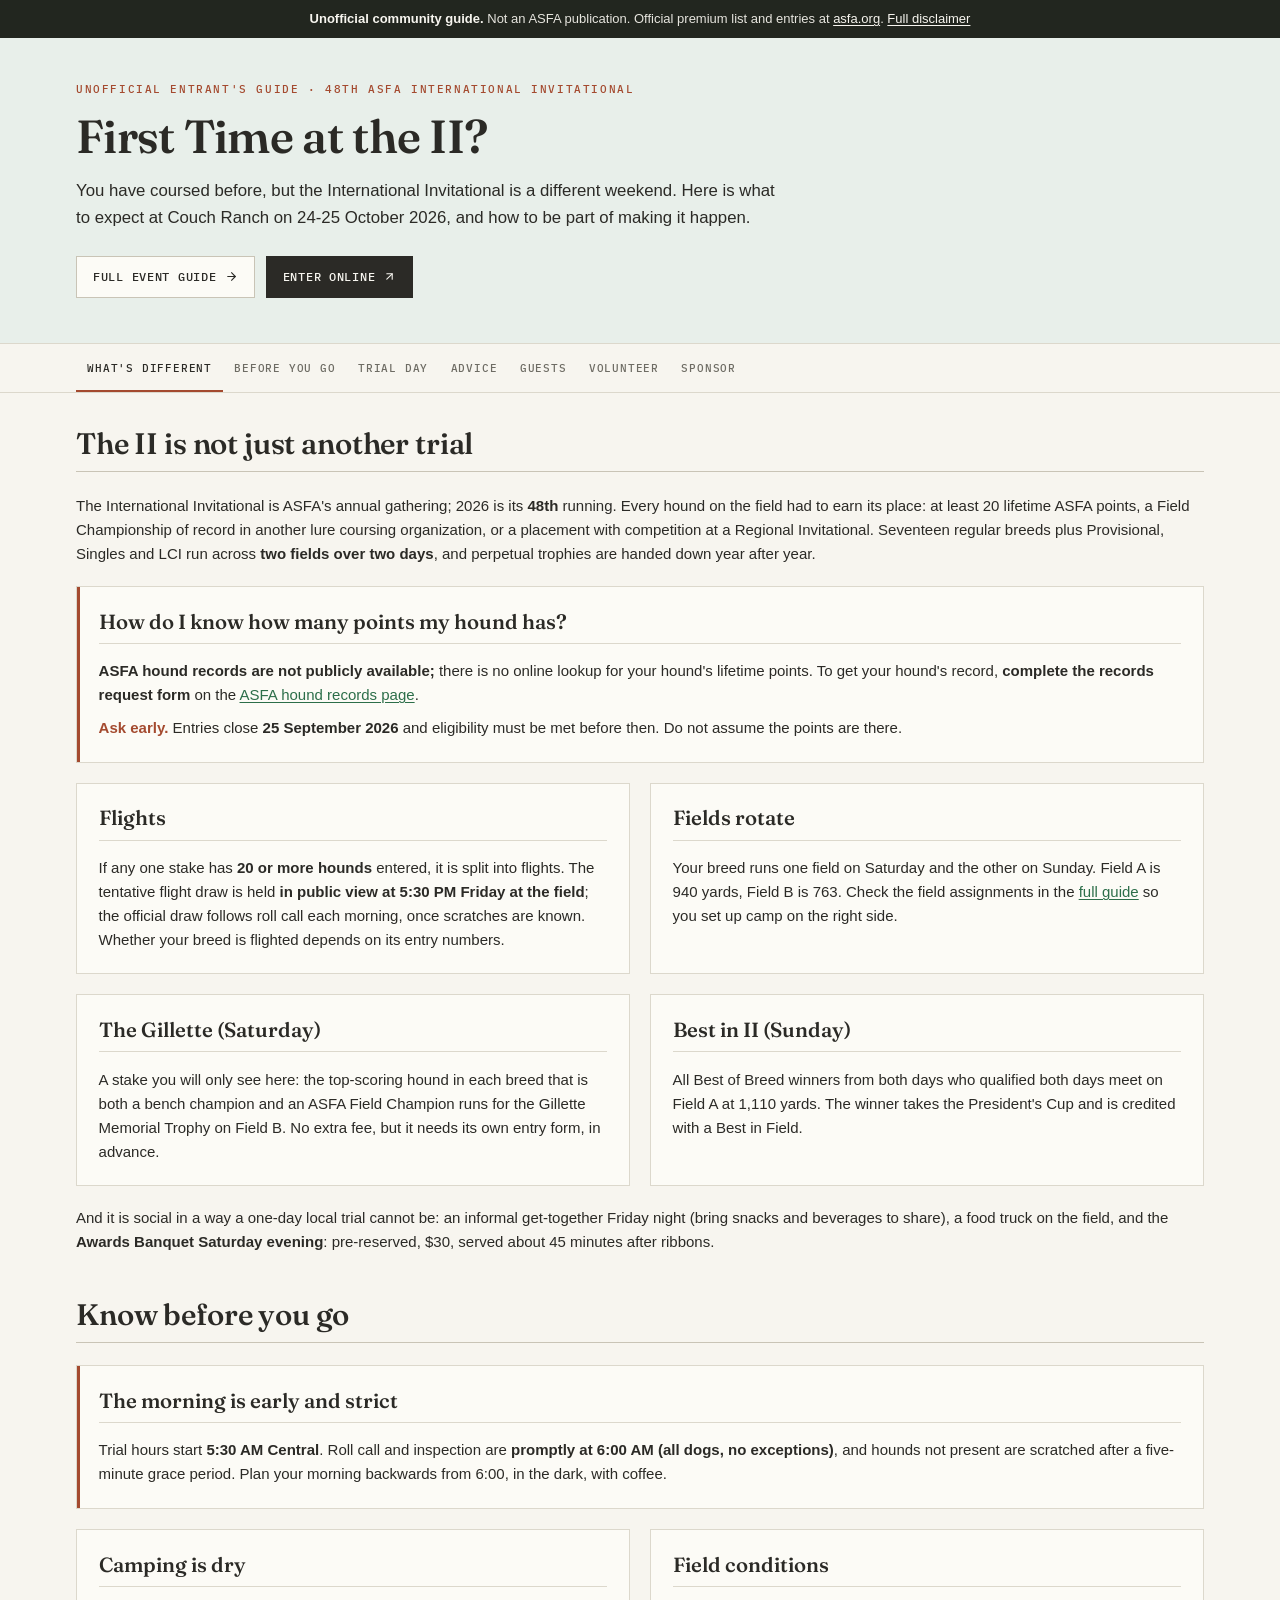
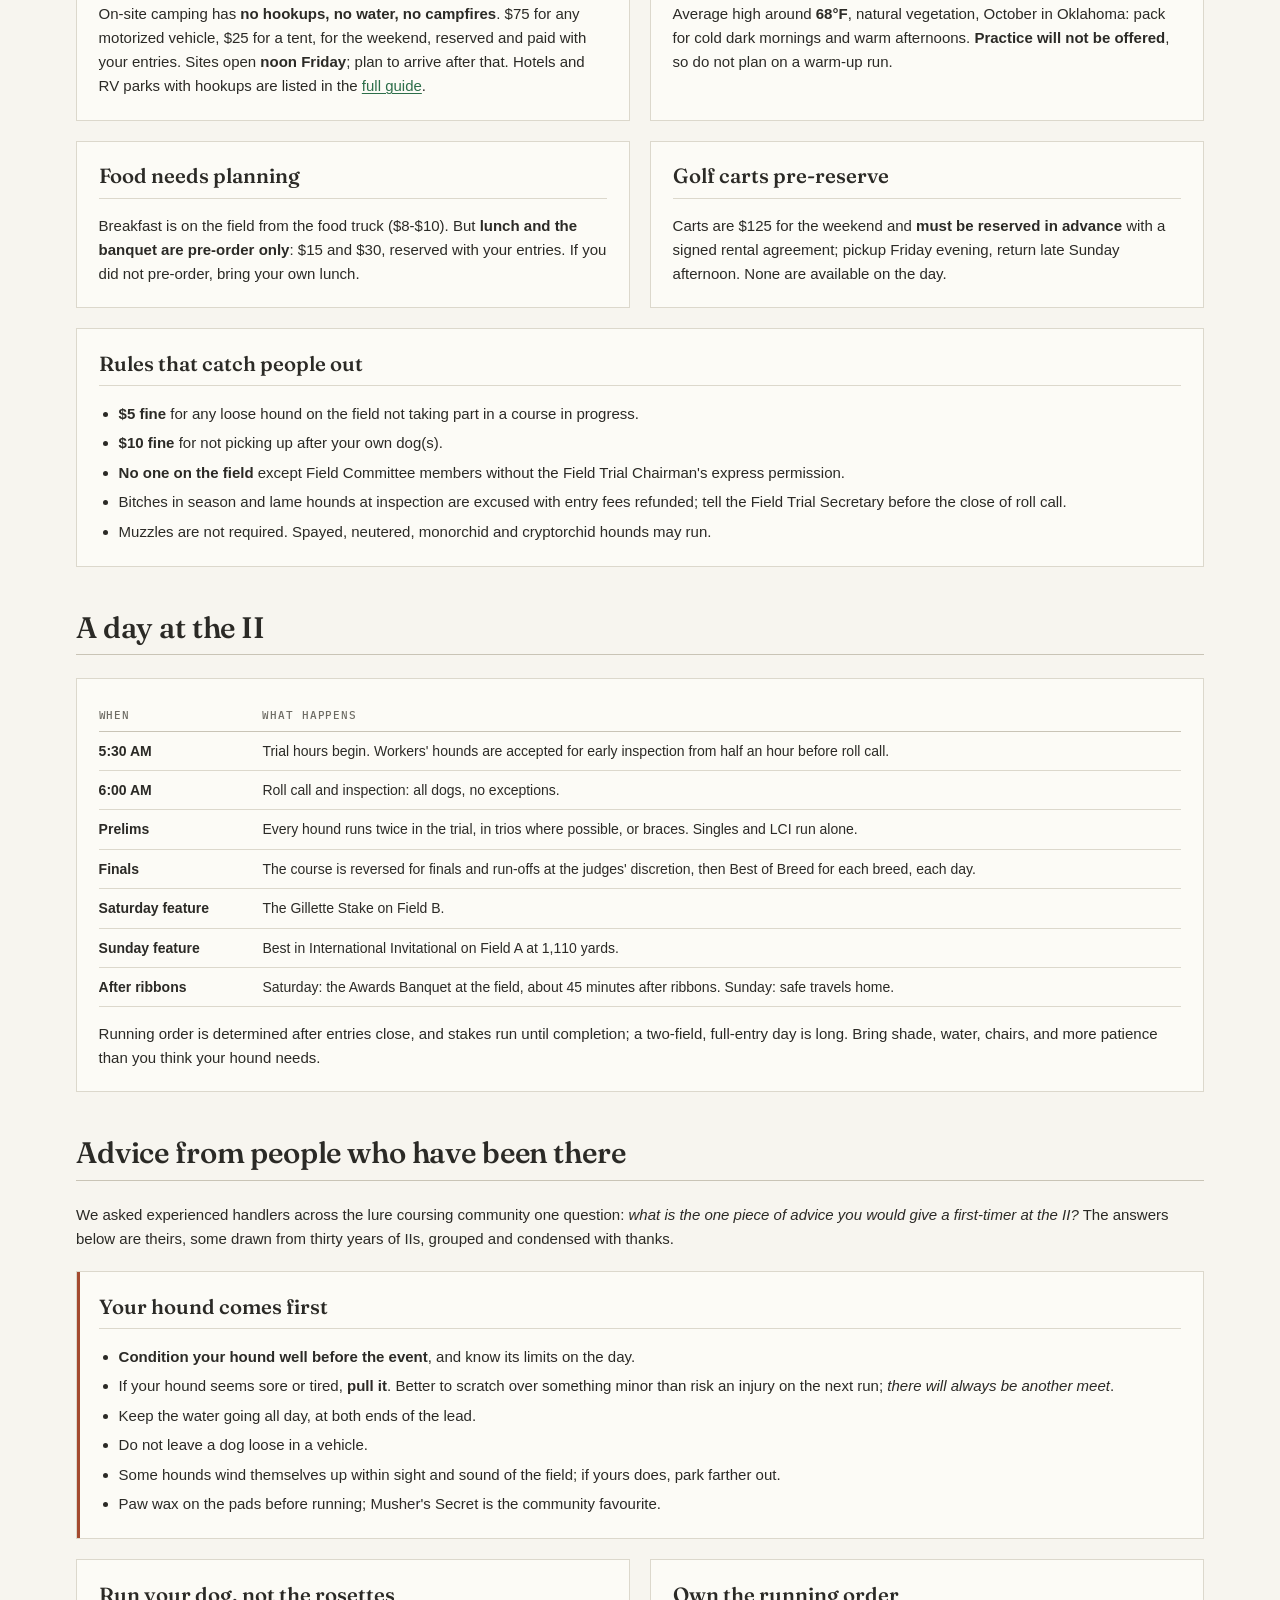
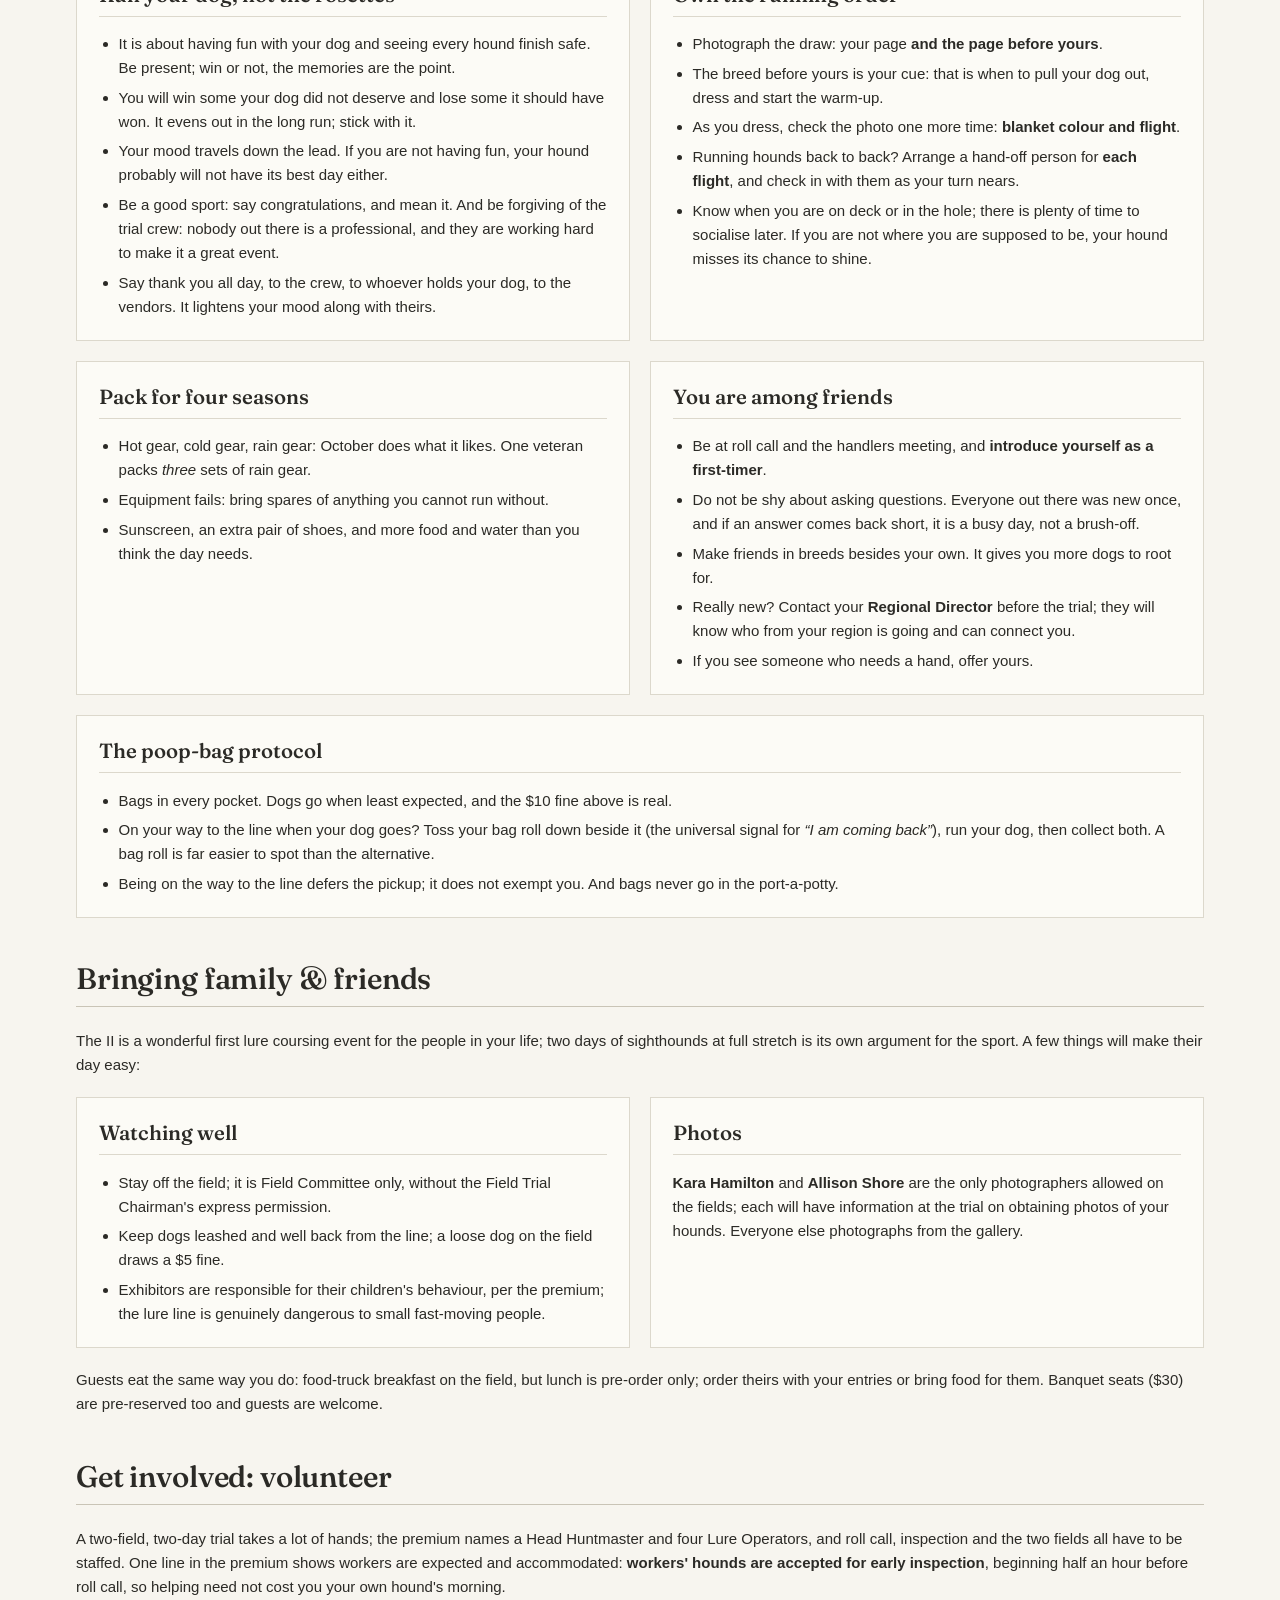
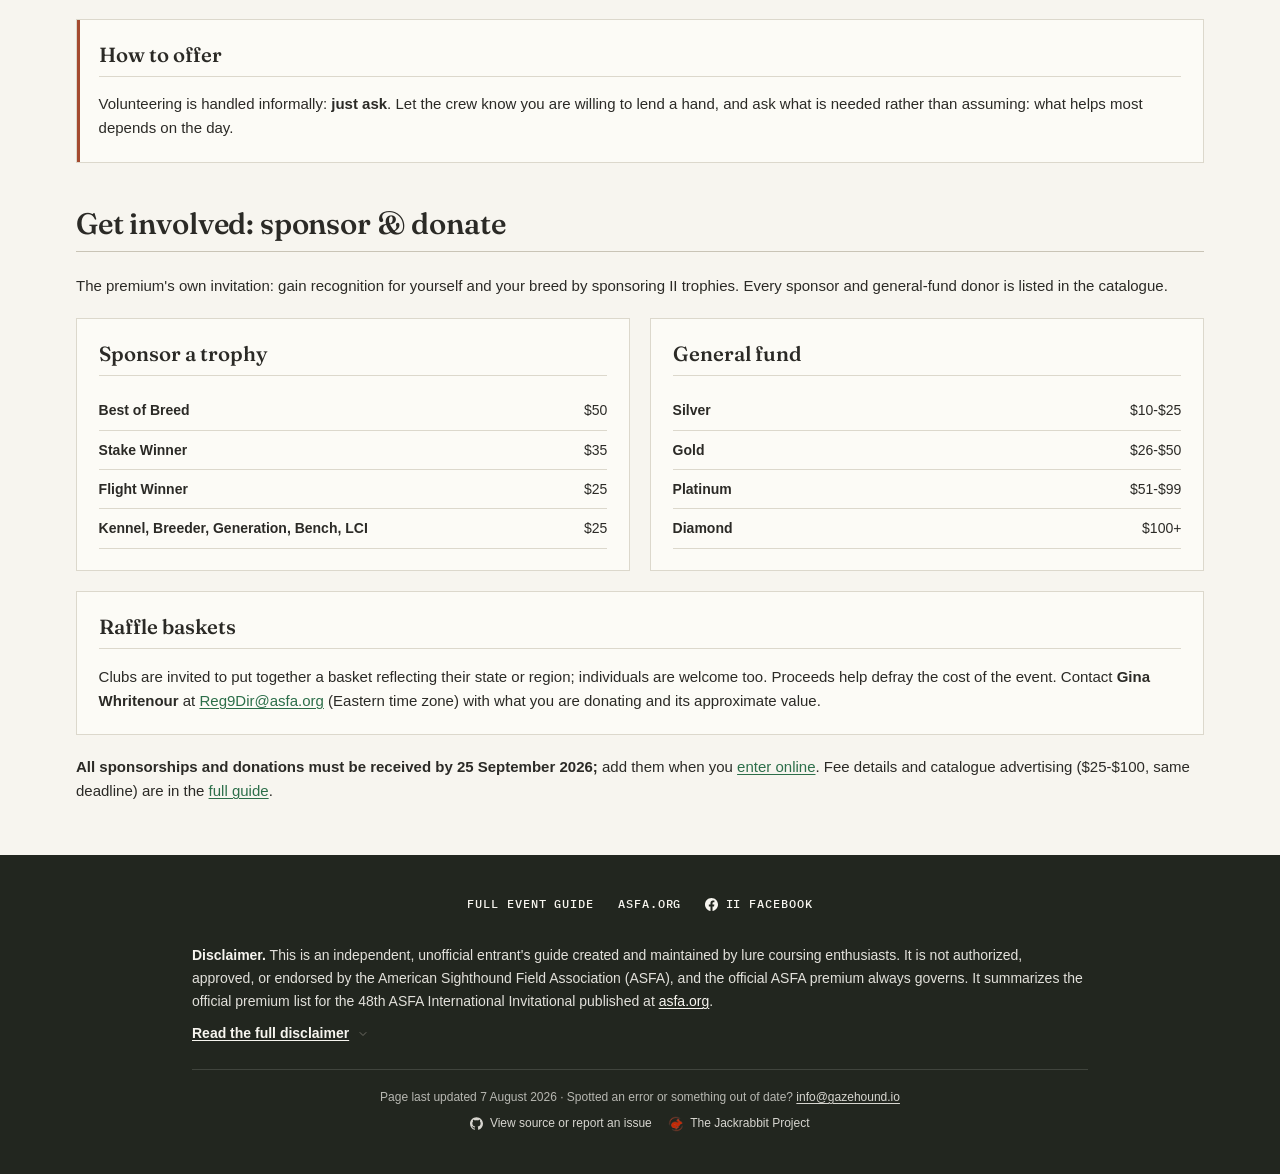
<file: firsttimers.html>
<!DOCTYPE html>
<html lang="en">
<head>
    <!-- Google tag (gtag.js) -->
    <script async src="https://www.googletagmanager.com/gtag/js?id=G-YJHVL0YRRK"></script>
    <script>
      window.dataLayer = window.dataLayer || [];
      function gtag(){dataLayer.push(arguments);}
      gtag('js', new Date());
      gtag('config', 'G-YJHVL0YRRK');
    </script>
    <meta charset="UTF-8">
    <meta name="viewport" content="width=device-width, initial-scale=1.0">
    <meta name="theme-color" media="(prefers-color-scheme: light)" content="#F7F5EF">
    <meta name="theme-color" media="(prefers-color-scheme: dark)" content="#1B1917">
    <title>First Time at the II? Unofficial II 2026 Guide</title>
    <meta name="description" content="Unofficial first-timer's guide to the 48th ASFA International Invitational: what makes the II different, what to expect on trial day, advice from veteran handlers, etiquette for spectators, and how to volunteer or sponsor. Not an ASFA publication.">
    <link rel="canonical" href="https://ii2026.gazehound.io/firsttimers.html">
    <meta property="og:type" content="website">
    <meta property="og:site_name" content="Unofficial II 2026 Guide">
    <meta property="og:title" content="First Time at the II? Unofficial II 2026 Guide">
    <meta property="og:description" content="What makes the II different, what to expect on trial day, advice from veteran handlers, etiquette for spectators, and how to volunteer or sponsor.">
    <meta property="og:url" content="https://ii2026.gazehound.io/firsttimers.html">
    <meta property="og:image" content="https://ii2026.gazehound.io/assets/og.png">
    <meta property="og:image:width" content="1200">
    <meta property="og:image:height" content="630">
    <meta name="twitter:card" content="summary_large_image">
    <!-- Self-hosted webfonts; no third-party requests -->
    <link rel="preload" href="assets/fonts/fraunces-latin-var.woff2" as="font" type="font/woff2" crossorigin>
    <link rel="preload" href="assets/fonts/plex-mono-500.woff2" as="font" type="font/woff2" crossorigin>
    <link rel="stylesheet" href="css/site.css?v=20260807">
    <!-- Icons -->
    <link rel="icon" href="assets/favicon.ico" sizes="any">
    <link rel="icon" type="image/png" sizes="32x32" href="assets/favicon-32x32.png">
    <link rel="icon" type="image/png" sizes="16x16" href="assets/favicon-16x16.png">
    <link rel="apple-touch-icon" sizes="180x180" href="assets/apple-touch-icon.png">
</head>
<body>
    <a href="#main-content" class="skip-link">Skip to content</a>
    <svg style="display:none" aria-hidden="true">
        <defs>
            <symbol id="i-ext" viewBox="0 0 24 24"><g fill="none" stroke="currentColor" stroke-width="2" stroke-linecap="round" stroke-linejoin="round"><path d="M7 7h10v10"/><path d="M7 17 17 7"/></g></symbol>
            <symbol id="i-chev" viewBox="0 0 24 24"><g fill="none" stroke="currentColor" stroke-width="2" stroke-linecap="round" stroke-linejoin="round"><path d="m6 9 6 6 6-6"/></g></symbol>
            <symbol id="i-arrow" viewBox="0 0 24 24"><g fill="none" stroke="currentColor" stroke-width="2" stroke-linecap="round" stroke-linejoin="round"><path d="M5 12h14"/><path d="m12 5 7 7-7 7"/></g></symbol>
            <symbol id="i-fb" viewBox="0 0 24 24"><path fill="currentColor" d="M24 12.073c0-6.627-5.373-12-12-12s-12 5.373-12 12c0 5.99 4.388 10.954 10.125 11.854v-8.385H7.078v-3.47h3.047V9.43c0-3.007 1.792-4.669 4.533-4.669 1.312 0 2.686.235 2.686.235v2.953H15.83c-1.491 0-1.956.925-1.956 1.874v2.25h3.328l-.532 3.47h-2.796v8.385C19.612 23.027 24 18.062 24 12.073z"/></symbol>
            <symbol id="i-gh" viewBox="0 0 24 24"><path fill="currentColor" d="M12 .297c-6.63 0-12 5.373-12 12 0 5.303 3.438 9.8 8.205 11.385.6.113.82-.258.82-.577 0-.285-.01-1.04-.015-2.04-3.338.724-4.042-1.61-4.042-1.61C4.422 18.07 3.633 17.7 3.633 17.7c-1.087-.744.084-.729.084-.729 1.205.084 1.838 1.236 1.838 1.236 1.07 1.835 2.809 1.305 3.495.998.108-.776.417-1.305.76-1.605-2.665-.3-5.466-1.332-5.466-5.93 0-1.31.465-2.38 1.235-3.22-.135-.303-.54-1.523.105-3.176 0 0 1.005-.322 3.3 1.23.96-.267 1.98-.399 3-.405 1.02.006 2.04.138 3 .405 2.28-1.552 3.285-1.23 3.285-1.23.645 1.653.24 2.873.12 3.176.765.84 1.23 1.91 1.23 3.22 0 4.61-2.805 5.625-5.475 5.92.42.36.81 1.096.81 2.22 0 1.606-.015 2.896-.015 3.286 0 .315.21.69.825.57C20.565 22.092 24 17.592 24 12.297c0-6.627-5.373-12-12-12"/></symbol>
        </defs>
    </svg>
    <!-- Unofficial notice band (always visible) -->
    <div id="unofficial-banner" class="notice">
        <strong>Unofficial community guide.</strong> Not an ASFA publication.
        Official premium list and entries at <a href="https://www.asfa.org">asfa.org</a>.
        <a href="#disclaimer" class="nowrap">Full disclaimer</a>
    </div>
    <!-- Hero -->
    <header class="hero-band">
        <div class="wrap" style="padding-block:2.6rem 2.8rem">
            <p class="eyebrow">Unofficial entrant's guide · 48th ASFA International Invitational</p>
            <h1 class="hero-title" style="font-size:clamp(2rem,4vw,2.9rem)">First Time at the II?</h1>
            <p class="lede" style="margin-top:1rem">You have coursed before, but the International Invitational is a different weekend. Here is what to expect at Couch Ranch on 24-25 October 2026, and how to be part of making it happen.</p>
            <div class="hero-cta">
                <a href="index.html" class="btn">Full event guide <svg class="ic" width="13" height="13" aria-hidden="true"><use href="#i-arrow"/></svg></a>
                <a href="https://form.jotform.com/261315749736162" target="_blank" rel="noopener noreferrer" class="btn btn-primary">Enter online <svg class="ic" width="13" height="13" aria-hidden="true"><use href="#i-ext"/></svg></a>
            </div>
        </div>
    </header>
    <!-- Sticky section nav (scroll spy) -->
    <nav id="sec-nav" aria-label="Page sections" class="no-print">
        <div class="wrap">
            <div class="nav-links--all">
                <a class="sec-link" href="#different"  data-section="different">What's Different</a>
                <a class="sec-link" href="#know"       data-section="know">Before You Go</a>
                <a class="sec-link" href="#day"        data-section="day">Trial Day</a>
                <a class="sec-link" href="#advice"     data-section="advice">Advice</a>
                <a class="sec-link" href="#guests"     data-section="guests">Guests</a>
                <a class="sec-link" href="#volunteer"  data-section="volunteer">Volunteer</a>
                <a class="sec-link" href="#sponsor"    data-section="sponsor">Sponsor</a>
            </div>
        </div>
    </nav>
    <main id="main-content" class="wrap page-sections">
        <!-- ============ WHAT'S DIFFERENT ============ -->
        <section id="different" class="guide-section" aria-labelledby="h-different">
            <h2 id="h-different" class="section-title">The II is not just another trial</h2>
            <div class="stack-lg">
                <p>The International Invitational is ASFA's annual gathering; 2026 is its <strong>48th</strong> running. Every hound on the field had to earn its place: at least 20 lifetime ASFA points, a Field Championship of record in another lure coursing organization, or a placement with competition at a Regional Invitational. Seventeen regular breeds plus Provisional, Singles and LCI run across <strong>two fields over two days</strong>, and perpetual trophies are handed down year after year.</p>
                <div class="card flag">
                    <h3 class="card-title">How do I know how many points my hound has?</h3>
                    <div class="flow">
                        <p><strong>ASFA hound records are not publicly available;</strong> there is no online lookup for your hound's lifetime points. To get your hound's record, <strong>complete the records request form</strong> on the <a href="https://www.asfa.org/records/record.htm" target="_blank" rel="noopener noreferrer" class="lnk">ASFA hound records page</a>.</p>
                        <p><span class="warn-text">Ask early.</span> Entries close <strong>25 September 2026</strong> and eligibility must be met before then. Do not assume the points are there.</p>
                    </div>
                </div>
                <div class="grid-2">
                    <div class="card">
                        <h3 class="card-title">Flights</h3>
                        <p>If any one stake has <strong>20 or more hounds</strong> entered, it is split into flights. The tentative flight draw is held <strong>in public view at 5:30 PM Friday at the field</strong>; the official draw follows roll call each morning, once scratches are known. Whether your breed is flighted depends on its entry numbers.</p>
                    </div>
                    <div class="card">
                        <h3 class="card-title">Fields rotate</h3>
                        <p>Your breed runs one field on Saturday and the other on Sunday. Field A is 940 yards, Field B is 763. Check the field assignments in the <a href="index.html#schedule" class="lnk">full guide</a> so you set up camp on the right side.</p>
                    </div>
                    <div class="card">
                        <h3 class="card-title">The Gillette (Saturday)</h3>
                        <p>A stake you will only see here: the top-scoring hound in each breed that is both a bench champion and an ASFA Field Champion runs for the Gillette Memorial Trophy on Field B. No extra fee, but it needs its own entry form, in advance.</p>
                    </div>
                    <div class="card">
                        <h3 class="card-title">Best in II (Sunday)</h3>
                        <p>All Best of Breed winners from both days who qualified both days meet on Field A at 1,110 yards. The winner takes the President's Cup and is credited with a Best in Field.</p>
                    </div>
                </div>
                <p>And it is social in a way a one-day local trial cannot be: an informal get-together Friday night (bring snacks and beverages to share), a food truck on the field, and the <strong>Awards Banquet Saturday evening</strong>: pre-reserved, $30, served about 45 minutes after ribbons.</p>
            </div>
        </section>
        <!-- ============ KNOW BEFORE YOU GO ============ -->
        <section id="know" class="guide-section" aria-labelledby="h-know">
            <h2 id="h-know" class="section-title">Know before you go</h2>
            <div class="stack-lg">
                <div class="card flag">
                    <h3 class="card-title">The morning is early and strict</h3>
                    <p>Trial hours start <strong>5:30 AM Central</strong>. Roll call and inspection are <strong>promptly at 6:00 AM (all dogs, no exceptions)</strong>, and hounds not present are scratched after a five-minute grace period. Plan your morning backwards from 6:00, in the dark, with coffee.</p>
                </div>
                <div class="grid-2">
                    <div class="card">
                        <h3 class="card-title">Camping is dry</h3>
                        <p>On-site camping has <strong>no hookups, no water, no campfires</strong>. $75 for any motorized vehicle, $25 for a tent, for the weekend, reserved and paid with your entries. Sites open <strong>noon Friday</strong>; plan to arrive after that. Hotels and RV parks with hookups are listed in the <a href="index.html#logistics" class="lnk">full guide</a>.</p>
                    </div>
                    <div class="card">
                        <h3 class="card-title">Field conditions</h3>
                        <p>Average high around <strong>68°F</strong>, natural vegetation, October in Oklahoma: pack for cold dark mornings and warm afternoons. <strong>Practice will not be offered</strong>, so do not plan on a warm-up run.</p>
                    </div>
                    <div class="card">
                        <h3 class="card-title">Food needs planning</h3>
                        <p>Breakfast is on the field from the food truck ($8-$10). But <strong>lunch and the banquet are pre-order only</strong>: $15 and $30, reserved with your entries. If you did not pre-order, bring your own lunch.</p>
                    </div>
                    <div class="card">
                        <h3 class="card-title">Golf carts pre-reserve</h3>
                        <p>Carts are $125 for the weekend and <strong>must be reserved in advance</strong> with a signed rental agreement; pickup Friday evening, return late Sunday afternoon. None are available on the day.</p>
                    </div>
                </div>
                <div class="card">
                    <h3 class="card-title">Rules that catch people out</h3>
                    <ul class="disc">
                        <li><strong>$5 fine</strong> for any loose hound on the field not taking part in a course in progress.</li>
                        <li><strong>$10 fine</strong> for not picking up after your own dog(s).</li>
                        <li><strong>No one on the field</strong> except Field Committee members without the Field Trial Chairman's express permission.</li>
                        <li>Bitches in season and lame hounds at inspection are excused with entry fees refunded; tell the Field Trial Secretary before the close of roll call.</li>
                        <li>Muzzles are not required. Spayed, neutered, monorchid and cryptorchid hounds may run.</li>
                    </ul>
                </div>
            </div>
        </section>
        <!-- ============ A DAY AT THE II ============ -->
        <section id="day" class="guide-section" aria-labelledby="h-day">
            <h2 id="h-day" class="section-title">A day at the II</h2>
            <div class="card">
                <div class="tbl-wrap">
                    <table class="tbl">
                        <thead><tr><th>When</th><th>What happens</th></tr></thead>
                        <tbody>
                            <tr><td><strong>5:30 AM</strong></td><td>Trial hours begin. Workers' hounds are accepted for early inspection from half an hour before roll call.</td></tr>
                            <tr><td><strong>6:00 AM</strong></td><td>Roll call and inspection: all dogs, no exceptions.</td></tr>
                            <tr><td><strong>Prelims</strong></td><td>Every hound runs twice in the trial, in trios where possible, or braces. Singles and LCI run alone.</td></tr>
                            <tr><td><strong>Finals</strong></td><td>The course is reversed for finals and run-offs at the judges' discretion, then Best of Breed for each breed, each day.</td></tr>
                            <tr><td><strong>Saturday feature</strong></td><td>The Gillette Stake on Field B.</td></tr>
                            <tr><td><strong>Sunday feature</strong></td><td>Best in International Invitational on Field A at 1,110 yards.</td></tr>
                            <tr><td><strong>After ribbons</strong></td><td>Saturday: the Awards Banquet at the field, about 45 minutes after ribbons. Sunday: safe travels home.</td></tr>
                        </tbody>
                    </table>
                </div>
                <p style="margin-top:.9rem">Running order is determined after entries close, and stakes run until completion; a two-field, full-entry day is long. Bring shade, water, chairs, and more patience than you think your hound needs.</p>
            </div>
        </section>
        <!-- ============ VETERANS' ADVICE ============ -->
        <section id="advice" class="guide-section" aria-labelledby="h-advice">
            <h2 id="h-advice" class="section-title">Advice from people who have been there</h2>
            <div class="stack-lg">
                <p>We asked experienced handlers across the lure coursing community one question: <em>what is the one piece of advice you would give a first-timer at the II?</em> The answers below are theirs, some drawn from thirty years of IIs, grouped and condensed with thanks.</p>
                <div class="card flag">
                    <h3 class="card-title">Your hound comes first</h3>
                    <ul class="disc">
                        <li><strong>Condition your hound well before the event</strong>, and know its limits on the day.</li>
                        <li>If your hound seems sore or tired, <strong>pull it</strong>. Better to scratch over something minor than risk an injury on the next run; <em>there will always be another meet</em>.</li>
                        <li>Keep the water going all day, at both ends of the lead.</li>
                        <li>Do not leave a dog loose in a vehicle.</li>
                        <li>Some hounds wind themselves up within sight and sound of the field; if yours does, park farther out.</li>
                        <li>Paw wax on the pads before running; Musher's Secret is the community favourite.</li>
                    </ul>
                </div>
                <div class="grid-2">
                    <div class="card">
                        <h3 class="card-title">Run your dog, not the rosettes</h3>
                        <ul class="disc">
                            <li>It is about having fun with your dog and seeing every hound finish safe. Be present; win or not, the memories are the point.</li>
                            <li>You will win some your dog did not deserve and lose some it should have won. It evens out in the long run; stick with it.</li>
                            <li>Your mood travels down the lead. If you are not having fun, your hound probably will not have its best day either.</li>
                            <li>Be a good sport: say congratulations, and mean it. And be forgiving of the trial crew: nobody out there is a professional, and they are working hard to make it a great event.</li>
                            <li>Say thank you all day, to the crew, to whoever holds your dog, to the vendors. It lightens your mood along with theirs.</li>
                        </ul>
                    </div>
                    <div class="card">
                        <h3 class="card-title">Own the running order</h3>
                        <ul class="disc">
                            <li>Photograph the draw: your page <strong>and the page before yours</strong>.</li>
                            <li>The breed before yours is your cue: that is when to pull your dog out, dress and start the warm-up.</li>
                            <li>As you dress, check the photo one more time: <strong>blanket colour and flight</strong>.</li>
                            <li>Running hounds back to back? Arrange a hand-off person for <strong>each flight</strong>, and check in with them as your turn nears.</li>
                            <li>Know when you are on deck or in the hole; there is plenty of time to socialise later. If you are not where you are supposed to be, your hound misses its chance to shine.</li>
                        </ul>
                    </div>
                    <div class="card">
                        <h3 class="card-title">Pack for four seasons</h3>
                        <ul class="disc">
                            <li>Hot gear, cold gear, rain gear: October does what it likes. One veteran packs <em>three</em> sets of rain gear.</li>
                            <li>Equipment fails: bring spares of anything you cannot run without.</li>
                            <li>Sunscreen, an extra pair of shoes, and more food and water than you think the day needs.</li>
                        </ul>
                    </div>
                    <div class="card">
                        <h3 class="card-title">You are among friends</h3>
                        <ul class="disc">
                            <li>Be at roll call and the handlers meeting, and <strong>introduce yourself as a first-timer</strong>.</li>
                            <li>Do not be shy about asking questions. Everyone out there was new once, and if an answer comes back short, it is a busy day, not a brush-off.</li>
                            <li>Make friends in breeds besides your own. It gives you more dogs to root for.</li>
                            <li>Really new? Contact your <strong>Regional Director</strong> before the trial; they will know who from your region is going and can connect you.</li>
                            <li>If you see someone who needs a hand, offer yours.</li>
                        </ul>
                    </div>
                </div>
                <div class="card">
                    <h3 class="card-title">The poop-bag protocol</h3>
                    <ul class="disc">
                        <li>Bags in every pocket. Dogs go when least expected, and the $10 fine above is real.</li>
                        <li>On your way to the line when your dog goes? Toss your bag roll down beside it (the universal signal for <em>&ldquo;I am coming back&rdquo;</em>), run your dog, then collect both. A bag roll is far easier to spot than the alternative.</li>
                        <li>Being on the way to the line defers the pickup; it does not exempt you. And bags never go in the port-a-potty.</li>
                    </ul>
                </div>
            </div>
        </section>
        <!-- ============ GUESTS ============ -->
        <section id="guests" class="guide-section" aria-labelledby="h-guests">
            <h2 id="h-guests" class="section-title">Bringing family &amp; friends</h2>
            <div class="stack-lg">
                <p>The II is a wonderful first lure coursing event for the people in your life; two days of sighthounds at full stretch is its own argument for the sport. A few things will make their day easy:</p>
                <div class="grid-2">
                    <div class="card">
                        <h3 class="card-title">Watching well</h3>
                        <ul class="disc">
                            <li>Stay off the field; it is Field Committee only, without the Field Trial Chairman's express permission.</li>
                            <li>Keep dogs leashed and well back from the line; a loose dog on the field draws a $5 fine.</li>
                            <li>Exhibitors are responsible for their children's behaviour, per the premium; the lure line is genuinely dangerous to small fast-moving people.</li>
                        </ul>
                    </div>
                    <div class="card">
                        <h3 class="card-title">Photos</h3>
                        <p><strong>Kara Hamilton</strong> and <strong>Allison Shore</strong> are the only photographers allowed on the fields; each will have information at the trial on obtaining photos of your hounds. Everyone else photographs from the gallery.</p>
                    </div>
                </div>
                <p>Guests eat the same way you do: food-truck breakfast on the field, but lunch is pre-order only; order theirs with your entries or bring food for them. Banquet seats ($30) are pre-reserved too and guests are welcome.</p>
            </div>
        </section>
        <!-- ============ VOLUNTEER ============ -->
        <section id="volunteer" class="guide-section" aria-labelledby="h-volunteer">
            <h2 id="h-volunteer" class="section-title">Get involved: volunteer</h2>
            <div class="stack-lg">
                <p>A two-field, two-day trial takes a lot of hands; the premium names a Head Huntmaster and four Lure Operators, and roll call, inspection and the two fields all have to be staffed. One line in the premium shows workers are expected and accommodated: <strong>workers' hounds are accepted for early inspection</strong>, beginning half an hour before roll call, so helping need not cost you your own hound's morning.</p>
                <div class="card flag">
                    <h3 class="card-title">How to offer</h3>
                    <p>Volunteering is handled informally: <strong>just ask</strong>. Let the crew know you are willing to lend a hand, and ask what is needed rather than assuming: what helps most depends on the day.</p>
                </div>
            </div>
        </section>
        <!-- ============ SPONSOR ============ -->
        <section id="sponsor" class="guide-section" aria-labelledby="h-sponsor">
            <h2 id="h-sponsor" class="section-title">Get involved: sponsor &amp; donate</h2>
            <div class="stack-lg">
                <p>The premium's own invitation: gain recognition for yourself and your breed by sponsoring II trophies. Every sponsor and general-fund donor is listed in the catalogue.</p>
                <div class="grid-2">
                    <div class="card">
                        <h3 class="card-title">Sponsor a trophy</h3>
                        <div class="tbl-wrap">
                            <table class="tbl donation-items">
                                <tbody>
                                    <tr><td>Best of Breed</td><td class="num">$50</td></tr>
                                    <tr><td>Stake Winner</td><td class="num">$35</td></tr>
                                    <tr><td>Flight Winner</td><td class="num">$25</td></tr>
                                    <tr><td>Kennel, Breeder, Generation, Bench, LCI</td><td class="num">$25</td></tr>
                                </tbody>
                            </table>
                        </div>
                    </div>
                    <div class="card">
                        <h3 class="card-title">General fund</h3>
                        <div class="tbl-wrap">
                            <table class="tbl donation-items">
                                <tbody>
                                    <tr><td>Silver</td><td class="num">$10-$25</td></tr>
                                    <tr><td>Gold</td><td class="num">$26-$50</td></tr>
                                    <tr><td>Platinum</td><td class="num">$51-$99</td></tr>
                                    <tr><td>Diamond</td><td class="num">$100+</td></tr>
                                </tbody>
                            </table>
                        </div>
                    </div>
                </div>
                <div class="card">
                    <h3 class="card-title">Raffle baskets</h3>
                    <p>Clubs are invited to put together a basket reflecting their state or region; individuals are welcome too. Proceeds help defray the cost of the event. Contact <strong>Gina Whritenour</strong> at <a href="mailto:Reg9Dir@asfa.org" class="lnk">Reg9Dir@asfa.org</a> (Eastern time zone) with what you are donating and its approximate value.</p>
                </div>
                <p><strong>All sponsorships and donations must be received by 25 September 2026;</strong> add them when you <a href="https://form.jotform.com/261315749736162" target="_blank" rel="noopener noreferrer" class="lnk">enter online</a>. Fee details and catalogue advertising ($25-$100, same deadline) are in the <a href="index.html#awards" class="lnk">full guide</a>.</p>
            </div>
        </section>
    </main>
    <!-- Footer -->
    <footer id="site-footer" class="well">
        <div class="wrap">
            <div class="foot-nav no-print">
                <a href="index.html">Full Event Guide</a>
                <a href="https://www.asfa.org">ASFA.org</a>
                <a href="https://www.facebook.com/groups/1046065245418921" target="_blank" rel="noopener noreferrer"><svg class="ic" width="13" height="13" aria-hidden="true"><use href="#i-fb"/></svg> II Facebook</a>
            </div>
            <div id="disclaimer" class="flow">
                <p>
                    <strong>Disclaimer.</strong> This is an independent, unofficial entrant's guide created and maintained by lure coursing enthusiasts. It is not authorized, approved, or endorsed by the American Sighthound Field Association (ASFA), and the official ASFA premium always governs. It summarizes the official premium list for the 48th ASFA International Invitational published at <a href="https://www.asfa.org" target="_blank" rel="noopener noreferrer">asfa.org</a>.
                </p>
                <details class="disclosure">
                    <summary><strong style="text-decoration:underline;text-underline-offset:2px">Read the full disclaimer</strong> <svg class="ic chev" width="12" height="12" aria-hidden="true"><use href="#i-chev"/></svg></summary>
                    <div class="foot-fine" style="margin-top:1rem">
                        <p><strong>What this is.</strong> A free community resource presenting the ASFA International Invitational premium list information in a mobile-friendly, easy-to-use format, so entrants can review event details comfortably from any device. It is not an official ASFA publication, software product, or service. The International Invitational is an ASFA-sanctioned event; the official premium list and entry materials are published by ASFA at <a href="https://www.asfa.org" target="_blank" rel="noopener noreferrer">asfa.org</a>.</p>
                        <p><strong>A summary, not a reproduction.</strong> The content here is condensed and reorganized from the official premium; summarizing can introduce errors or omissions, and the premium contains material not repeated on this page (complete entry forms, waivers and full rules text). The people named on this page are ASFA officials and event volunteers listed in the official premium; they are not the operators of this site.</p>
                        <p><strong>Verify before you enter.</strong> You are responsible for verifying all dates, deadlines, fees, eligibility requirements, forms and reservations against the official premium and current ASFA rules. Where anything shown here disagrees with official ASFA rules, forms or publications, the official ASFA materials govern.</p>
                        <p><strong>No warranty.</strong> This guide is provided &ldquo;as is&rdquo;, without warranty of any kind, express or implied. In the event of any discrepancy between this guide and the official ASFA premium, the official ASFA premium shall govern.</p>
                    </div>
                </details>
                <div class="foot-meta">
                    <p>Page last updated 7 August 2026 · Spotted an error or something out of date? <a href="mailto:info@gazehound.io">info@gazehound.io</a></p>
                    <p class="brandline">
                        <a href="https://github.com/jackrabbit-project/ii2026guide" target="_blank" rel="noopener noreferrer"><svg class="ic" width="13" height="13" aria-hidden="true"><use href="#i-gh"/></svg>View source or report an issue</a>
                        <a href="https://github.com/jackrabbit-project/jackrabbit" target="_blank" rel="noopener noreferrer"><img src="assets/jackrabbit-icon-40.png" alt="" width="16" height="16" style="display:inline-block;height:1rem;width:auto">The Jackrabbit Project</a>
                    </p>
                </div>
            </div>
        </div>
    </footer>
    <script>
        // Scroll spy: highlight whichever section is in view. Driven by
        // IntersectionObserver boundary crossings, not a scroll listener.
        (function () {
            var links = Array.prototype.slice.call(document.querySelectorAll('.sec-link'));
            var nav = document.getElementById('sec-nav');
            var footer = document.getElementById('site-footer');
            var sections = links
                .map(function (l) { return document.getElementById(l.getAttribute('data-section')); })
                .filter(Boolean);
            if (!sections.length) return;

            function syncNavHeight() {
                if (nav) document.documentElement.style.setProperty('--nav-h', nav.offsetHeight + 'px');
            }
            syncNavHeight();
            window.addEventListener('resize', syncNavHeight);

            function setCurrent(id) {
                links.forEach(function (l) {
                    if (l.getAttribute('data-section') === id) l.setAttribute('aria-current', 'true');
                    else l.removeAttribute('aria-current');
                });
            }
            function update() {
                var line = (nav ? nav.offsetHeight : 0) + 32;
                var current = sections[0].id;
                sections.forEach(function (s) {
                    if (s.getBoundingClientRect().top <= line) current = s.id;
                });
                if (window.innerHeight + window.scrollY >= document.body.scrollHeight - 2) {
                    current = sections[sections.length - 1].id;
                }
                setCurrent(current);
            }
            if ('IntersectionObserver' in window) {
                var io = new IntersectionObserver(update, { threshold: [0, 0.1, 0.25, 0.5, 0.75, 1] });
                sections.forEach(function (s) { io.observe(s); });
                if (footer) io.observe(footer);
            }
            links.forEach(function (l) {
                l.addEventListener('click', function () { setCurrent(l.getAttribute('data-section')); });
            });
            update();
        })();
        // Open every disclosure for printing; open the disclaimer when linked to.
        (function () {
            window.addEventListener('beforeprint', function () {
                document.querySelectorAll('.disclosure').forEach(function (d) { d.open = true; });
            });
            var details = document.querySelector('#disclaimer details');
            if (!details) return;
            function open() { details.open = true; }
            document.querySelectorAll('a[href="#disclaimer"]').forEach(function (a) {
                a.addEventListener('click', open);
            });
            if ((location.hash || '') === '#disclaimer') open();
            window.addEventListener('hashchange', function () {
                if ((location.hash || '') === '#disclaimer') open();
            });
        })();
    </script>
</body>
</html>
</file>
<file: css/site.css>
/* ==================================================================
   Field-almanac design language, shared with stats.gazehound.io.
   Tokens are bare RGB triplets composed as rgb(var(--x) / alpha).
   ================================================================== */
@font-face {
    font-family: 'Fraunces';
    src: url('../assets/fonts/fraunces-latin-var.woff2') format('woff2');
    font-weight: 100 900;
    font-style: normal;
    font-display: swap;
}
@font-face {
    font-family: 'IBM Plex Mono';
    src: url('../assets/fonts/plex-mono-400.woff2') format('woff2');
    font-weight: 400;
    font-style: normal;
    font-display: swap;
}
@font-face {
    font-family: 'IBM Plex Mono';
    src: url('../assets/fonts/plex-mono-500.woff2') format('woff2');
    font-weight: 500;
    font-style: normal;
    font-display: swap;
}

:root {
    --paper: 247 245 239;      /* page canvas          #F7F5EF */
    --panel: 232 239 234;      /* hero band, tints     #E8EFEA */
    --surface: 252 251 246;    /* cards, inputs        #FCFBF6 */
    --ink: 43 42 38;           /* text                 #2B2A26 */
    --ink-muted: 110 108 100;  /* captions, labels     #6E6C64 */
    --line: 220 216 204;       /* hairlines            #DCD8CC */
    --line-strong: 201 196 182;/* input borders, thead #C9C4B6 */
    --green: 44 110 73;        /* links                #2C6E49 */
    --green-hi: 31 76 51;      /* link hover           #1F4C33 */
    --rust: 164 74 47;         /* accents, active      #A44A2F */
    --rust-hi: 122 52 34;      /* rust hover           #7A3422 */
    --well: 34 38 31;          /* banner + footer      #22261F */
    --well-ink: 247 245 239;   /* text on the well     #F7F5EF */
}
@media (prefers-color-scheme: dark) {
    :root {
        --paper: 27 25 23;        /* #1B1917 */
        --panel: 35 42 35;        /* #232A23 */
        --surface: 34 31 28;      /* #221F1C */
        --ink: 231 226 214;       /* #E7E2D6 */
        --ink-muted: 165 160 150; /* #A5A096 */
        --line: 53 50 44;         /* #35322C */
        --line-strong: 76 72 64;  /* #4C4840 */
        --green: 133 183 155;     /* #85B79B */
        --green-hi: 169 205 182;  /* #A9CDB6 */
        --rust: 206 134 99;       /* #CE8663 */
        --rust-hi: 224 164 137;   /* #E0A489 */
        --well: 22 21 19;         /* #161513 */
        --well-ink: 231 226 214;  /* #E7E2D6 */
    }
}

/* Base ---------------------------------------------------------- */
*, *::before, *::after { box-sizing: border-box; }
html { scroll-behavior: smooth; }
body, h1, h2, h3, h4, p, ul, ol, figure, table { margin: 0; }
img { max-width: 100%; height: auto; display: block; }
body {
    font-family: -apple-system, BlinkMacSystemFont, 'Segoe UI', Helvetica, Arial, sans-serif;
    background: rgb(var(--paper));
    color: rgb(var(--ink));
    line-height: 1.6;
    display: flex;
    flex-direction: column;
    min-height: 100dvh;
    -webkit-text-size-adjust: 100%;
}
h1, h2, h3 { font-family: 'Fraunces', Georgia, serif; }
h1 { font-weight: 580; letter-spacing: -0.015em; line-height: 1.1; }
h2 { font-weight: 560; letter-spacing: -0.005em; }
h3 { font-weight: 550; }
@media (prefers-color-scheme: dark) {
    /* Light-on-dark blooms, so display weights back off a step. */
    h1 { font-weight: 540; }
    h2 { font-weight: 520; }
    h3 { font-weight: 515; }
}
strong { font-weight: 600; }
:focus-visible { outline: 2px solid rgb(var(--rust)); outline-offset: 2px; }
a, button, input, select, summary {
    transition: color 180ms, background-color 180ms, border-color 180ms,
        text-decoration-thickness 180ms, transform 120ms;
}
.sr-only {
    position: absolute; width: 1px; height: 1px; padding: 0; margin: -1px;
    overflow: hidden; clip: rect(0, 0, 0, 0); white-space: nowrap; border: 0;
}
.skip-link {
    position: fixed; left: 0.75rem; top: 0.75rem; z-index: 100;
    background: rgb(var(--surface)); color: rgb(var(--ink));
    border: 1px solid rgb(var(--line-strong)); padding: 0.55rem 0.9rem;
    font-family: 'IBM Plex Mono', ui-monospace, SFMono-Regular, Menlo, monospace;
    font-size: 0.72rem; text-transform: uppercase; letter-spacing: 0.08em;
    text-decoration: none; transform: translateY(-200%);
}
.skip-link:focus { transform: none; }

/* Layout --------------------------------------------------------- */
.wrap { max-width: 1160px; width: 100%; margin-inline: auto; padding-inline: 1rem; }
main#main-content { font-size: 0.9375rem; padding-block: 2.1rem 3.25rem; flex: 1; }
.grid-2 { display: grid; gap: 1.25rem; }
@media (min-width: 768px) {
    .grid-2 { grid-template-columns: repeat(2, minmax(0, 1fr)); }
    .span-2 { grid-column: span 2; }
}
.stack-lg > * + * { margin-top: 1.25rem; }
.flow > * + * { margin-top: var(--flow, 0.55rem); }
.flow-sm > * + * { margin-top: 0.45rem; }
.nowrap { white-space: nowrap; }

/* Type ----------------------------------------------------------- */
.section-title {
    font-size: 1.85rem; line-height: 1.15;
    padding-bottom: 0.6rem; margin-bottom: 1.4rem;
    border-bottom: 1px solid rgb(var(--line-strong));
}
.label {
    font-family: 'IBM Plex Mono', ui-monospace, SFMono-Regular, Menlo, monospace;
    font-weight: 500; font-size: 0.6875rem; text-transform: uppercase;
    letter-spacing: 0.08em; color: rgb(var(--ink-muted));
}
.note { font-size: 0.8rem; color: rgb(var(--ink-muted)); }
.warn-text { color: rgb(var(--rust)); font-weight: 600; }
.lnk {
    color: rgb(var(--green)); text-decoration: underline;
    text-decoration-thickness: 1px; text-underline-offset: 2px;
}
.lnk:hover { color: rgb(var(--rust)); text-decoration-thickness: 2px; }
.linklike {
    background: none; border: 0; padding: 0; font: inherit; cursor: pointer;
    color: rgb(var(--green)); text-decoration: underline;
    text-decoration-thickness: 1px; text-underline-offset: 2px;
}
.linklike:hover { color: rgb(var(--rust)); text-decoration-thickness: 2px; }
ul.disc { list-style: disc; padding-left: 1.25rem; }
ul.disc li + li { margin-top: 0.35rem; }
.ic { display: inline-block; vertical-align: -0.125em; flex: none; }

/* Cards ----------------------------------------------------------- */
.card { background: rgb(var(--surface)); border: 1px solid rgb(var(--line)); padding: 1.35rem; }
.card-title {
    font-family: 'Fraunces', Georgia, serif; font-weight: 560;
    font-size: 1.28rem; line-height: 1.25; color: rgb(var(--ink));
    padding-bottom: 0.55rem; margin-bottom: 0.95rem;
    border-bottom: 1px solid rgb(var(--line));
}
@media (prefers-color-scheme: dark) { .card-title { font-weight: 520; } }
.flag { box-shadow: inset 3px 0 0 rgb(var(--rust)); }
.flag .card-title .ic, .card-title .ic { color: rgb(var(--rust)); margin-right: 0.35rem; }

/* Buttons ---------------------------------------------------------- */
.btn {
    display: inline-flex; align-items: center; gap: 0.5rem;
    font-family: 'IBM Plex Mono', ui-monospace, SFMono-Regular, Menlo, monospace;
    font-weight: 500; font-size: 0.75rem; text-transform: uppercase;
    letter-spacing: 0.06em; color: rgb(var(--ink));
    background: rgb(var(--surface)); border: 1px solid rgb(var(--line-strong));
    padding: 0.65rem 1rem; cursor: pointer; user-select: none;
    white-space: nowrap; text-decoration: none;
}
.btn:hover { border-color: rgb(var(--ink)); }
.btn:active { transform: scale(0.98); }
.btn-primary { background: rgb(var(--ink)); border-color: rgb(var(--ink)); color: rgb(var(--paper)); }
.btn-primary:hover { background: rgb(var(--ink) / 0.85); border-color: transparent; }
.btn-sm { padding: 0.45rem 0.7rem; font-size: 0.6875rem; }

/* Tables ----------------------------------------------------------- */
.tbl { width: 100%; border-collapse: separate; border-spacing: 0; font-size: 0.875rem; }
.tbl th {
    color: rgb(var(--ink-muted));
    font-family: 'IBM Plex Mono', ui-monospace, SFMono-Regular, Menlo, monospace;
    font-weight: 500; font-size: 0.6875rem; text-transform: uppercase;
    letter-spacing: 0.08em; text-align: left; padding: 0.4rem 0.6rem;
    border-bottom: 1px solid rgb(var(--line-strong)); white-space: nowrap;
}
.tbl td { border-bottom: 1px solid rgb(var(--line)); padding: 0.5rem 0.6rem; vertical-align: top; }
.tbl th:first-child, .tbl td:first-child { padding-left: 0; }
.tbl th:last-child, .tbl td:last-child { padding-right: 0; }
.tbl tbody tr { transition: background-color 150ms; }
.tbl tbody tr:hover { background: rgb(var(--panel) / 0.55); }
.tbl .num { text-align: right; font-variant-numeric: tabular-nums; white-space: nowrap; }
.tbl-wrap { overflow-x: auto; -webkit-overflow-scrolling: touch; }
@media (max-width: 767.98px) {
    .tbl-wrap {
        --edge: var(--surface);
        background:
            linear-gradient(90deg, rgb(var(--edge)) 40%, rgb(var(--edge) / 0)) left/48px 100%,
            linear-gradient(270deg, rgb(var(--edge)) 40%, rgb(var(--edge) / 0)) right/48px 100%,
            linear-gradient(90deg, rgb(var(--ink) / 0.10), rgb(var(--ink) / 0)) left/16px 100%,
            linear-gradient(270deg, rgb(var(--ink) / 0.10), rgb(var(--ink) / 0)) right/16px 100%;
        background-repeat: no-repeat;
        background-attachment: local, local, scroll, scroll;
    }
}
.trophy-names td:nth-child(n+2) { font-weight: 600; color: rgb(var(--ink)); }
.donation-items td:first-child { font-weight: 600; color: rgb(var(--ink)); }

/* Forms ------------------------------------------------------------ */
.field {
    background: rgb(var(--surface)); border: 1px solid rgb(var(--line-strong));
    color: rgb(var(--ink)); padding: 0.35rem 0.5rem; font: inherit;
    text-align: right; font-variant-numeric: tabular-nums;
}
.field:focus { border-color: rgb(var(--ink)); outline: none; }
.w-qty { width: 4rem; }
.select-wrap { position: relative; }
.select {
    appearance: none; width: 100%; font: inherit; font-size: 0.875rem;
    background: rgb(var(--surface)); border: 1px solid rgb(var(--line-strong));
    color: rgb(var(--ink)); padding: 0.6rem 2.2rem 0.6rem 0.75rem;
}
.select:focus { border-color: rgb(var(--ink)); outline: none; }
.select-wrap .ic {
    position: absolute; right: 0.65rem; top: 50%; translate: 0 -50%;
    pointer-events: none; color: rgb(var(--ink-muted));
}

/* Notice band + hero ---------------------------------------------- */
.notice {
    background: rgb(var(--well)); color: rgb(var(--well-ink) / 0.92);
    font-size: 0.8125rem; padding: 0.55rem 1rem; text-align: center;
}
.notice strong { color: rgb(var(--well-ink)); }
.notice a {
    color: rgb(var(--well-ink)); text-decoration: underline;
    text-decoration-thickness: 1px; text-underline-offset: 2px;
}
.notice a:hover { text-decoration-thickness: 2px; }
.hero-band { background: rgb(var(--panel)); border-bottom: 1px solid rgb(var(--line)); }
.hero { display: grid; gap: 1.75rem; padding-block: 2.4rem 2.6rem; align-items: center; }
@media (min-width: 920px) {
    .hero { grid-template-columns: minmax(0, 6.5fr) minmax(0, 5.5fr); gap: 3rem; padding-block: 3rem 3.25rem; }
}
.eyebrow {
    font-family: 'IBM Plex Mono', ui-monospace, SFMono-Regular, Menlo, monospace;
    font-weight: 500; font-size: 0.71rem; letter-spacing: 0.14em;
    text-transform: uppercase; color: rgb(var(--rust)); margin-bottom: 0.8rem;
}
.hero-title { font-size: clamp(2.15rem, 4.6vw, 3.3rem); text-wrap: balance; }
.hero-meta { margin-top: 1.15rem; }
.hero-meta p { display: flex; align-items: center; gap: 0.55rem; margin-top: 0.35rem; font-size: 0.95rem; }
.hero-meta .ic { color: rgb(var(--rust)); }
.hero-deadline {
    font-family: 'IBM Plex Mono', ui-monospace, SFMono-Regular, Menlo, monospace;
    font-size: 0.78rem; letter-spacing: 0.02em; margin-top: 0.7rem;
}
.hero-cta { display: flex; flex-wrap: wrap; gap: 0.7rem; margin-top: 1.5rem; }
.hero-photo img { width: 100%; aspect-ratio: 3 / 2; object-fit: cover; border: 1px solid rgb(var(--line-strong)); }
.hero-photo figcaption { margin-top: 0.45rem; text-align: right; }

/* Section nav ------------------------------------------------------ */
#tab-nav, #sec-nav {
    position: sticky; top: 0; z-index: 40;
    background: rgb(var(--paper)); border-bottom: 1px solid rgb(var(--line));
}
.nav-mobile { padding-block: 0.6rem; }
.nav-links { display: none; }
@media (min-width: 640px) {
    .nav-mobile { display: none; }
    .nav-links {
        display: flex; overflow-x: auto; scrollbar-width: none;
        --edge: var(--paper);
        background:
            linear-gradient(90deg, rgb(var(--edge)) 40%, rgb(var(--edge) / 0)) left/40px 100%,
            linear-gradient(270deg, rgb(var(--edge)) 40%, rgb(var(--edge) / 0)) right/40px 100%,
            linear-gradient(90deg, rgb(var(--ink) / 0.10), rgb(var(--ink) / 0)) left/14px 100%,
            linear-gradient(270deg, rgb(var(--ink) / 0.10), rgb(var(--ink) / 0)) right/14px 100%;
        background-repeat: no-repeat;
        background-attachment: local, local, scroll, scroll;
    }
    .nav-links::-webkit-scrollbar { display: none; }
}
.sec-link {
    font-family: 'IBM Plex Mono', ui-monospace, SFMono-Regular, Menlo, monospace;
    font-weight: 500; font-size: 0.71rem; text-transform: uppercase;
    letter-spacing: 0.07em; color: rgb(var(--ink-muted));
    padding: 0.95rem 0.7rem 0.85rem; border-bottom: 2px solid transparent;
    white-space: nowrap; text-decoration: none;
}
.sec-link:hover { color: rgb(var(--ink)); }
.sec-link:focus-visible { outline-offset: -2px; }
.sec-link[aria-current="true"] { color: rgb(var(--ink)); border-bottom-color: rgb(var(--rust)); }

/* Sections --------------------------------------------------------- */
/* One section shows at a time, like tabs. Inactive ones stay in the
   document as hidden="until-found" so browser find-in-page can still
   reach them and auto-reveal the right section. The UA default
   [hidden]{display:none} would defeat that, so restore it here.
   Browsers without until-found support fall back to ordinary hiding. */
section[hidden="until-found"] { display: block; content-visibility: hidden; }
.guide-section { scroll-margin-top: calc(var(--nav-h, 4rem) + 1rem); }
@media (prefers-reduced-motion: no-preference) {
    @keyframes rise { from { opacity: 0; transform: translateY(10px); } to { opacity: 1; transform: none; } }
    .guide-section:not([hidden]) { animation: rise 0.28s cubic-bezier(0.16, 1, 0.3, 1); }
}

/* Fee calculator --------------------------------------------------- */
.fee-group { padding-block: 0.85rem; }
.fee-group + .fee-group { border-top: 1px solid rgb(var(--line)); }
.fee-group > .label { display: block; margin-bottom: 0.55rem; }
.fee-row { display: flex; align-items: center; gap: 0.75rem; }
.fee-row > span:first-child { flex: 1; min-width: 0; }
.fee-hint { font-size: 0.75rem; color: rgb(var(--ink-muted)); }
.fee-line { width: 6rem; text-align: right; font-weight: 600; font-variant-numeric: tabular-nums; white-space: nowrap; }
.fee-total-bar {
    margin-top: 1.1rem; display: flex; flex-wrap: wrap; align-items: center;
    justify-content: space-between; gap: 0.75rem;
    border: 1px solid rgb(var(--line-strong)); background: rgb(var(--panel));
    padding: 0.9rem 1rem;
}
.fee-total-value {
    font-family: 'Fraunces', Georgia, serif; font-weight: 560; font-size: 1.9rem;
    line-height: 1; color: rgb(var(--rust));
    font-variant-numeric: lining-nums tabular-nums;
}

/* Quick links ------------------------------------------------------ */
.qgrid { display: grid; gap: 0.9rem; }
@media (min-width: 640px) { .qgrid { grid-template-columns: repeat(2, minmax(0, 1fr)); } }
.qlink {
    display: flex; justify-content: space-between; align-items: flex-start; gap: 0.8rem;
    border: 1px solid rgb(var(--line)); background: rgb(var(--surface));
    padding: 0.95rem 1rem; text-decoration: none; color: inherit;
}
.qlink:hover { border-color: rgb(var(--ink-muted)); background: rgb(var(--panel) / 0.5); }
.qlink-title { font-weight: 600; color: rgb(var(--ink)); font-size: 0.9rem; }
.qlink .note { display: block; margin-top: 0.15rem; }
.qlink .ic { color: rgb(var(--rust)); margin-top: 0.2rem; }

/* Rosette dots ----------------------------------------------------- */
.dot {
    display: inline-block; width: 0.7rem; height: 0.7rem; border-radius: 50%;
    border: 1px solid rgb(var(--line-strong)); vertical-align: -0.06em; margin-right: 0.45rem;
}
.dot-list li + li { margin-top: 0.35rem; }

/* Disclosures ------------------------------------------------------ */
.disclosure > summary { cursor: pointer; list-style: none; display: inline-flex; align-items: center; gap: 0.5rem; }
.disclosure > summary::-webkit-details-marker { display: none; }
.disclosure > summary .chev { transition: transform 0.2s ease; color: rgb(var(--ink-muted)); }
.disclosure[open] > summary .chev { transform: rotate(180deg); }
.disclosure > summary.card-title { margin-bottom: 0; padding-bottom: 0; border-bottom: none; }

/* Footer well ------------------------------------------------------ */
.well { background: rgb(var(--well)); color: rgb(var(--well-ink) / 0.9); padding-block: 2.5rem; margin-top: auto; }
.well a {
    color: rgb(var(--well-ink)); text-decoration: underline;
    text-decoration-thickness: 1px; text-underline-offset: 2px;
}
.well a:hover { color: rgb(var(--rust-hi)); }
@media (prefers-color-scheme: light) { .well a:hover { color: rgb(224 164 137); } }
.foot-nav {
    display: flex; flex-wrap: wrap; justify-content: center; gap: 1.5rem; margin-bottom: 1.9rem;
    font-family: 'IBM Plex Mono', ui-monospace, SFMono-Regular, Menlo, monospace;
    font-weight: 500; font-size: 0.72rem; letter-spacing: 0.08em; text-transform: uppercase;
}
.foot-nav a { text-decoration: none; display: inline-flex; align-items: center; gap: 0.45rem; }
.foot-nav a:hover { text-decoration: underline; }
#disclaimer { max-width: 56rem; margin-inline: auto; font-size: 0.875rem; line-height: 1.65; scroll-margin-top: 7rem; }
#disclaimer .flow > * + * { margin-top: 0.8rem; }
#disclaimer strong { color: rgb(var(--well-ink)); }
.foot-fine { font-size: 0.75rem; }
.foot-fine > * + * { margin-top: 0.6rem; }
.foot-meta {
    margin-top: 1.5rem; padding-top: 1.1rem; border-top: 1px solid rgb(var(--well-ink) / 0.14);
    text-align: center; font-size: 0.75rem; color: rgb(var(--well-ink) / 0.7);
}
.foot-meta a { color: rgb(var(--well-ink) / 0.85); }
.foot-meta .brandline { margin-top: 0.4rem; display: flex; flex-wrap: wrap; justify-content: center; align-items: center; gap: 0.4rem 1rem; }
.foot-meta .brandline a { display: inline-flex; align-items: center; gap: 0.4rem; text-decoration: none; }
.foot-meta .brandline a:hover { text-decoration: underline; }

/* Motion preference ------------------------------------------------ */
@media (prefers-reduced-motion: reduce) {
    html { scroll-behavior: auto; }
    *, ::before, ::after {
        transition-duration: 0.01ms !important;
        animation-duration: 0.01ms !important;
        animation-iteration-count: 1 !important;
    }
}

/* Print ------------------------------------------------------------ */
@media print {
    :root {
        --paper: 255 255 255; --panel: 255 255 255; --surface: 255 255 255;
        --ink: 0 0 0; --ink-muted: 85 85 85;
        --line: 187 187 187; --line-strong: 153 153 153;
        --green: 0 0 0; --rust: 0 0 0;
        --well: 255 255 255; --well-ink: 0 0 0;
    }
    body { display: block; }
    .no-print, #tab-nav, .hero-photo, .btn, .skip-link { display: none !important; }
    .notice { border-bottom: 1px solid #000; }
    .well { border-top: 1px solid #000; }
    /* Print the whole guide, including sections currently hidden */
    section[hidden] { display: block !important; content-visibility: visible !important; }
    .guide-section { break-inside: auto; animation: none !important; }
    .section-title { break-after: avoid; }
    .card { break-inside: avoid; }
}

/* First-timers call-out bar ---------------------------------------- */
.callout {
    display: flex; flex-wrap: wrap; align-items: center;
    justify-content: space-between; gap: 0.8rem 1rem;
    margin-bottom: 1.5rem;
}
.callout p { font-size: 0.9375rem; }

/* Image plates and partner logo tiles ------------------------------- */
.img-plate { border: 1px solid rgb(var(--line)); }
.logo-tile {
    display: block; background: #FFFFFF;
    border: 1px solid rgb(var(--line)); padding: 0.75rem;
}
.logo-tile:hover { border-color: rgb(var(--ink-muted)); }
.logo-tile img { width: 100%; height: auto; }

/* Awards pairing: two cards side by side on wide screens ------------ */
.grid-2-lg { display: grid; gap: 1.25rem; }
@media (min-width: 1024px) { .grid-2-lg { grid-template-columns: repeat(2, minmax(0, 1fr)); } }
.cols-rosette { display: grid; gap: 1.25rem; }
@media (min-width: 640px) { .cols-rosette { grid-template-columns: repeat(2, minmax(0, 1fr)); } }
@media (min-width: 1024px) { .cols-rosette { grid-template-columns: 1fr; } }

/* Footer share row --------------------------------------------------- */
.share-wrap { text-align: center; margin-bottom: 1.9rem; }
.share-wrap .label { color: rgb(var(--well-ink) / 0.7); display: block; margin-bottom: 0.7rem; }
.share-row { display: flex; flex-wrap: wrap; justify-content: center; gap: 0.5rem; }
.share-btn {
    display: inline-flex; align-items: center; gap: 0.5rem;
    font-family: 'IBM Plex Mono', ui-monospace, SFMono-Regular, Menlo, monospace;
    font-weight: 500; font-size: 0.7rem; text-transform: uppercase;
    letter-spacing: 0.06em; color: rgb(var(--well-ink));
    background: rgb(var(--well-ink) / 0.08); border: 1px solid rgb(var(--well-ink) / 0.25);
    padding: 0.5rem 0.8rem; cursor: pointer; user-select: none;
    white-space: nowrap; text-decoration: none;
}
.share-btn:hover { background: rgb(var(--well-ink) / 0.16); border-color: rgb(var(--well-ink) / 0.5); }
.share-btn:active { transform: scale(0.98); }
footer .share-btn { text-decoration: none; }

/* Long-form pages (first-timers): stacked sections, scroll-spy nav --- */
.page-sections .guide-section + .guide-section { margin-top: 2.75rem; }
.lede { font-size: 1.05rem; max-width: 44rem; }

/* Scroll-spy nav variant: link row at every width (no dropdown page) */
.nav-links--all {
    display: flex; overflow-x: auto; scrollbar-width: none;
    --edge: var(--paper);
    background:
        linear-gradient(90deg, rgb(var(--edge)) 40%, rgb(var(--edge) / 0)) left/40px 100%,
        linear-gradient(270deg, rgb(var(--edge)) 40%, rgb(var(--edge) / 0)) right/40px 100%,
        linear-gradient(90deg, rgb(var(--ink) / 0.10), rgb(var(--ink) / 0)) left/14px 100%,
        linear-gradient(270deg, rgb(var(--ink) / 0.10), rgb(var(--ink) / 0)) right/14px 100%;
    background-repeat: no-repeat;
    background-attachment: local, local, scroll, scroll;
}
.nav-links--all::-webkit-scrollbar { display: none; }
</file>
